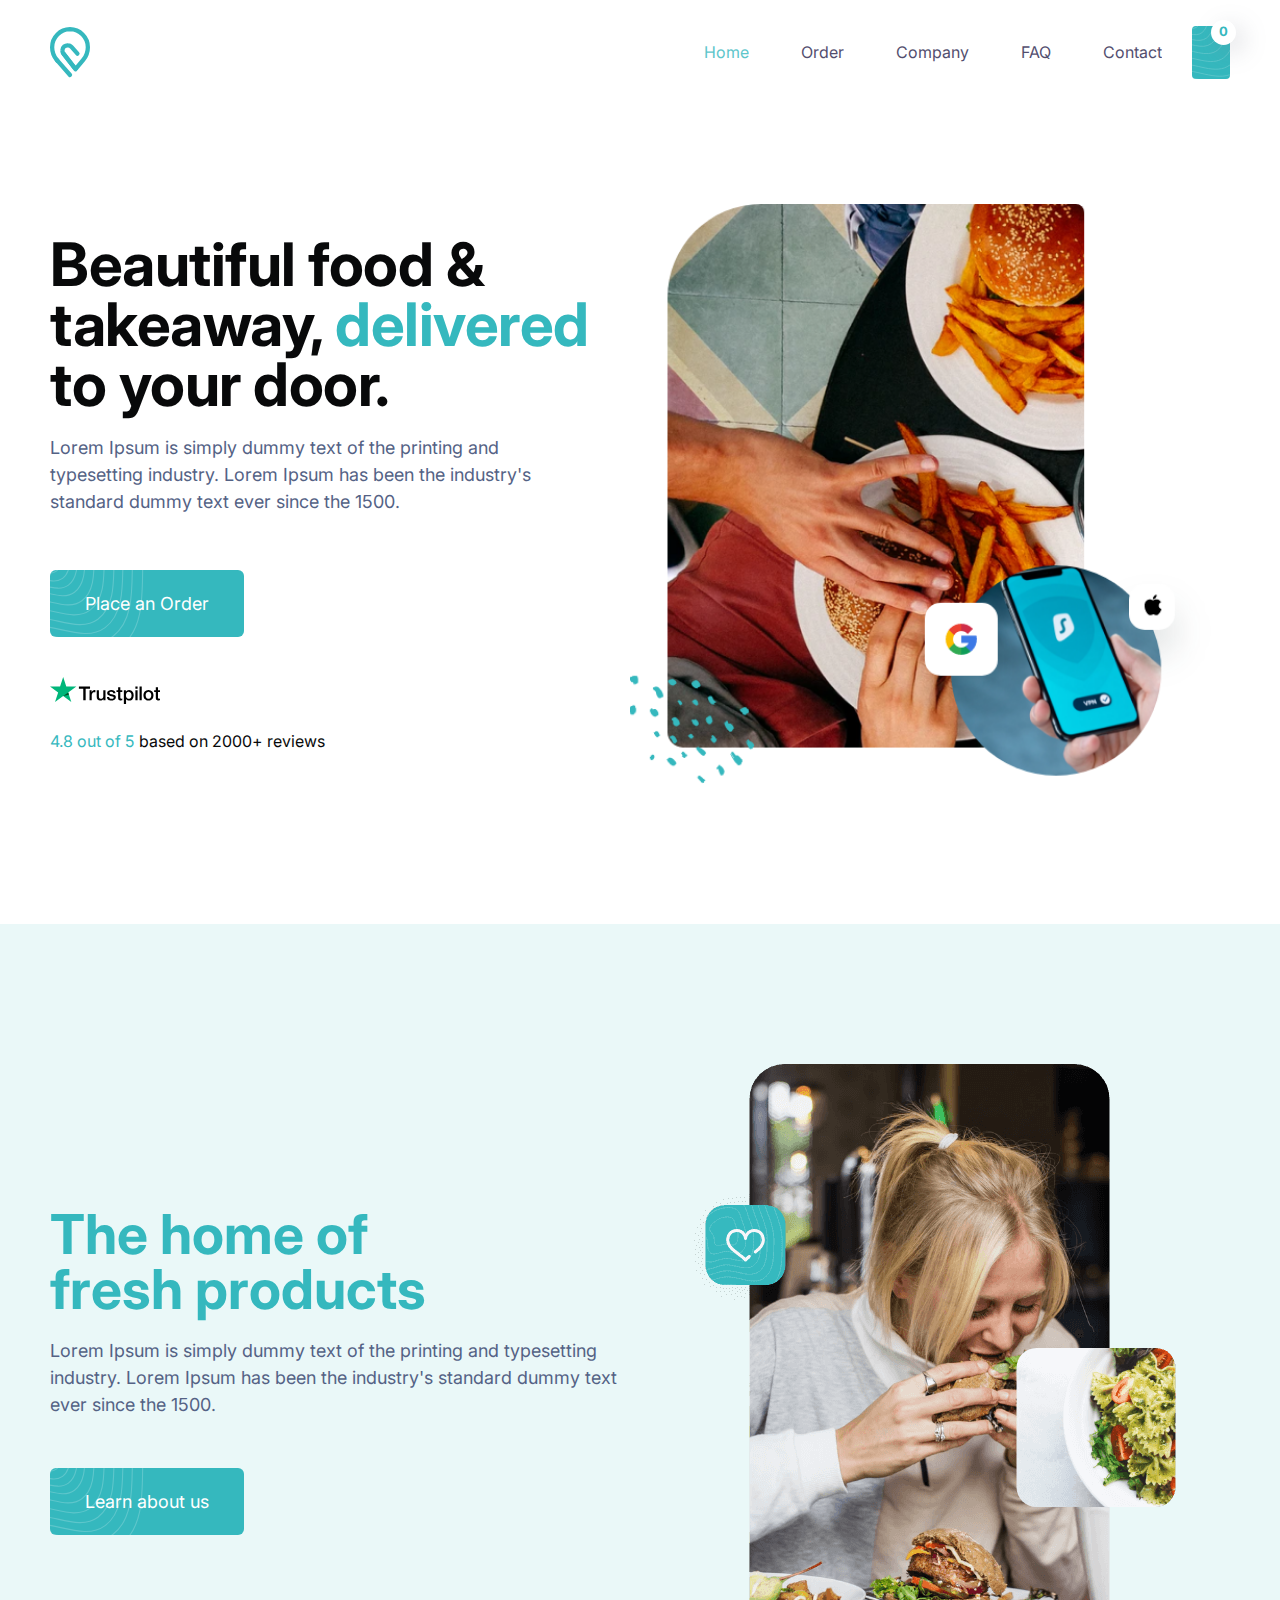
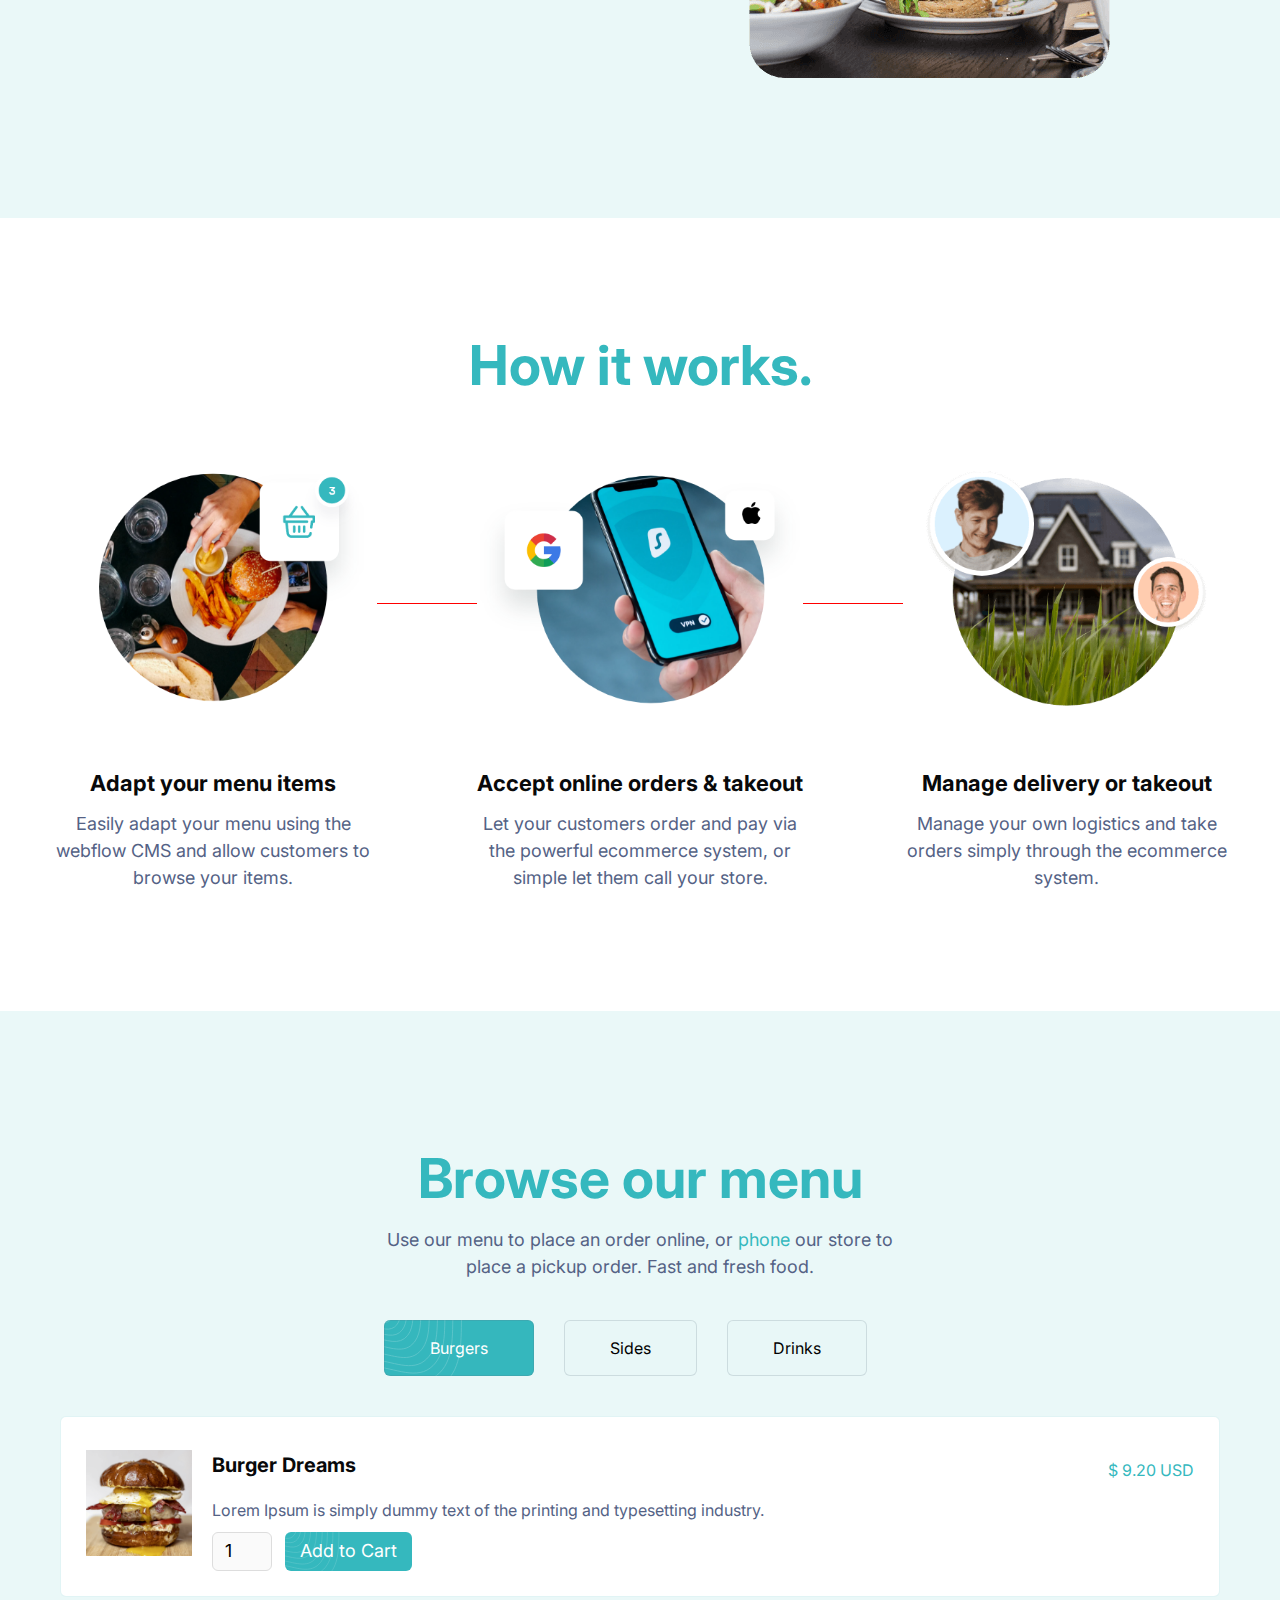
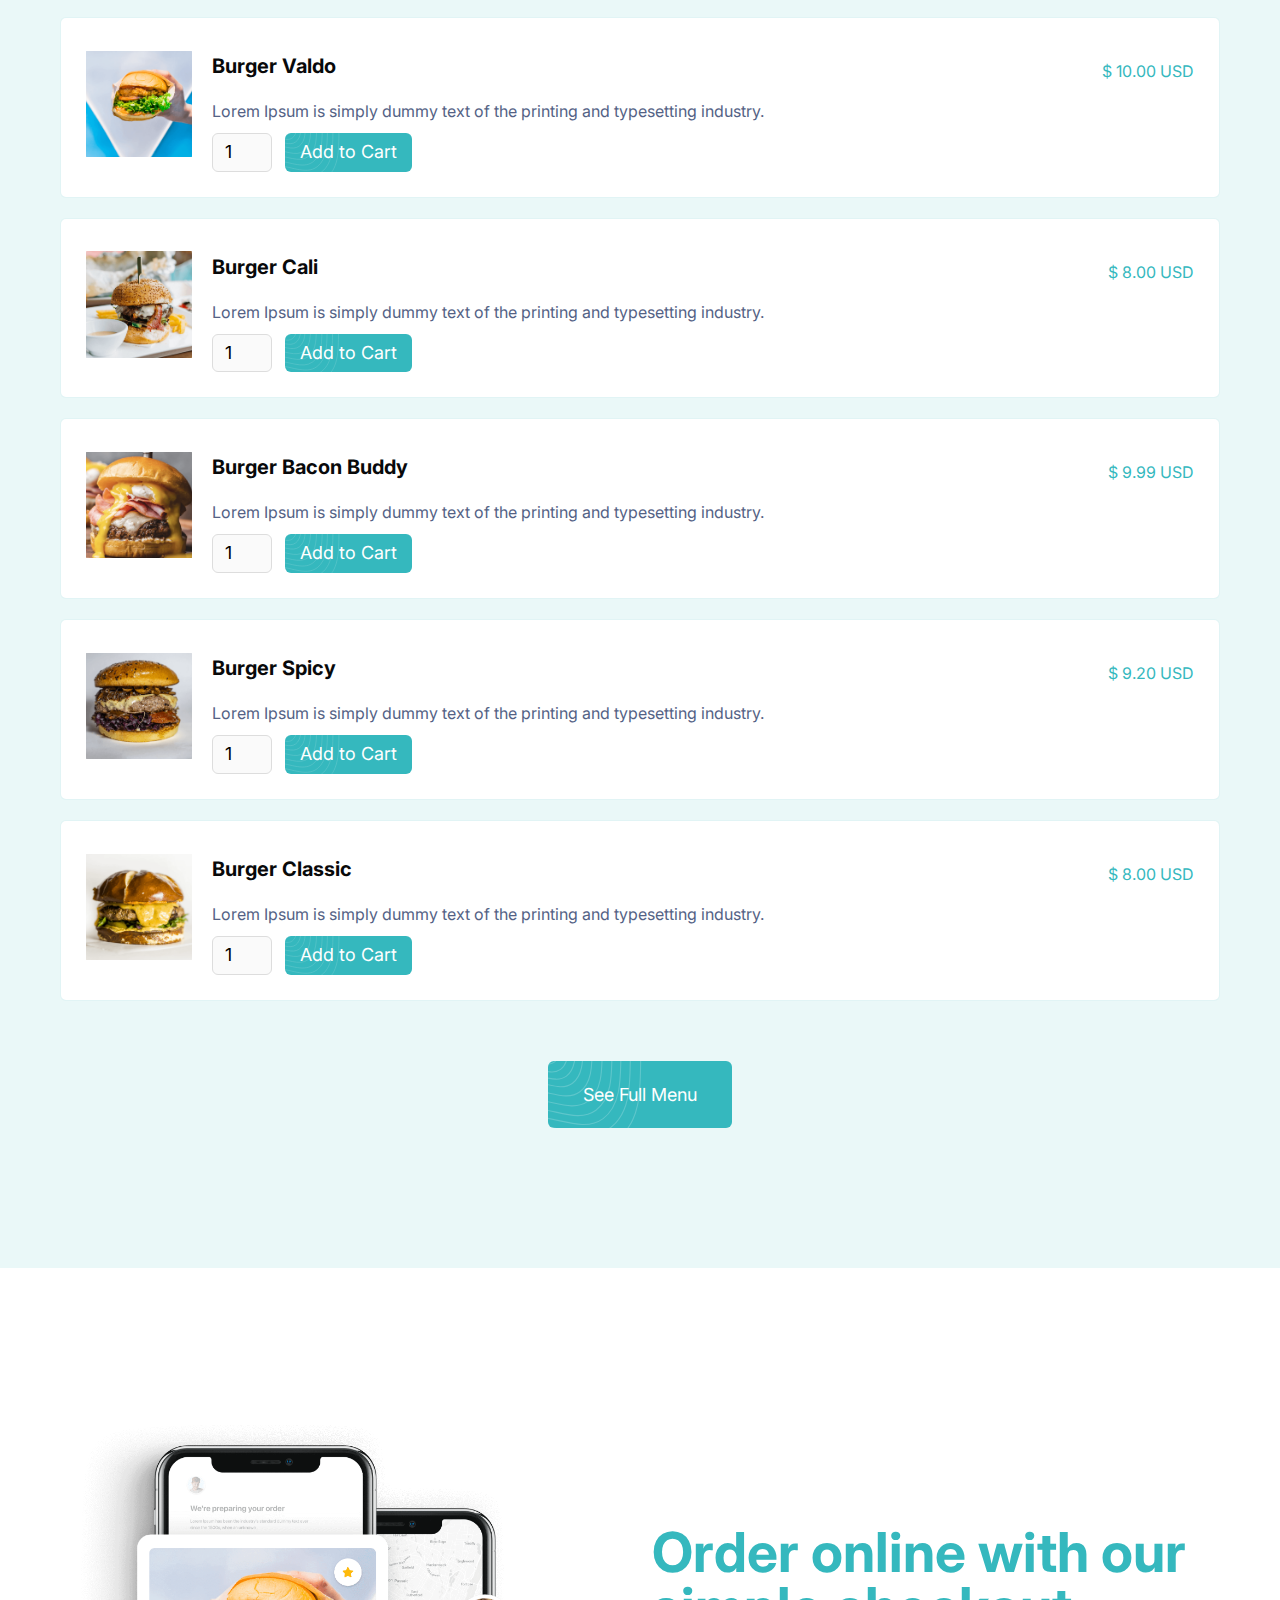
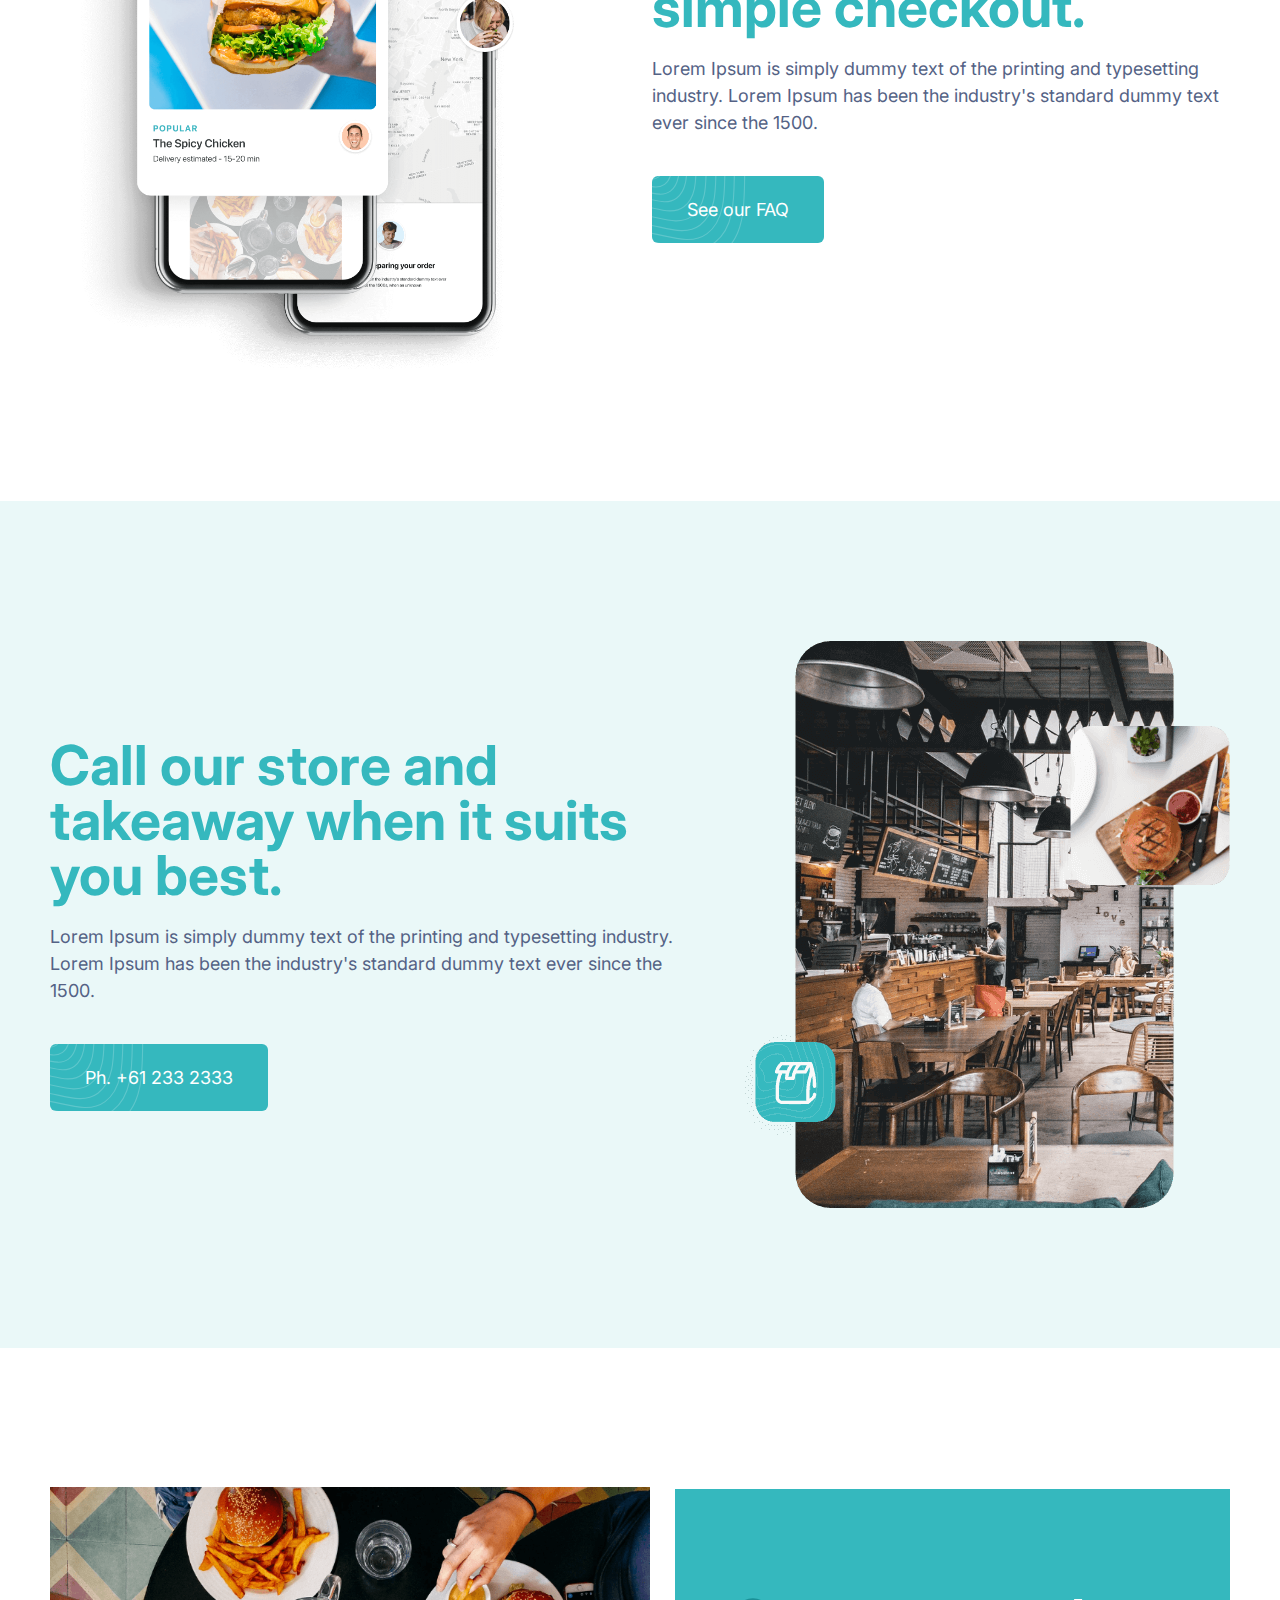
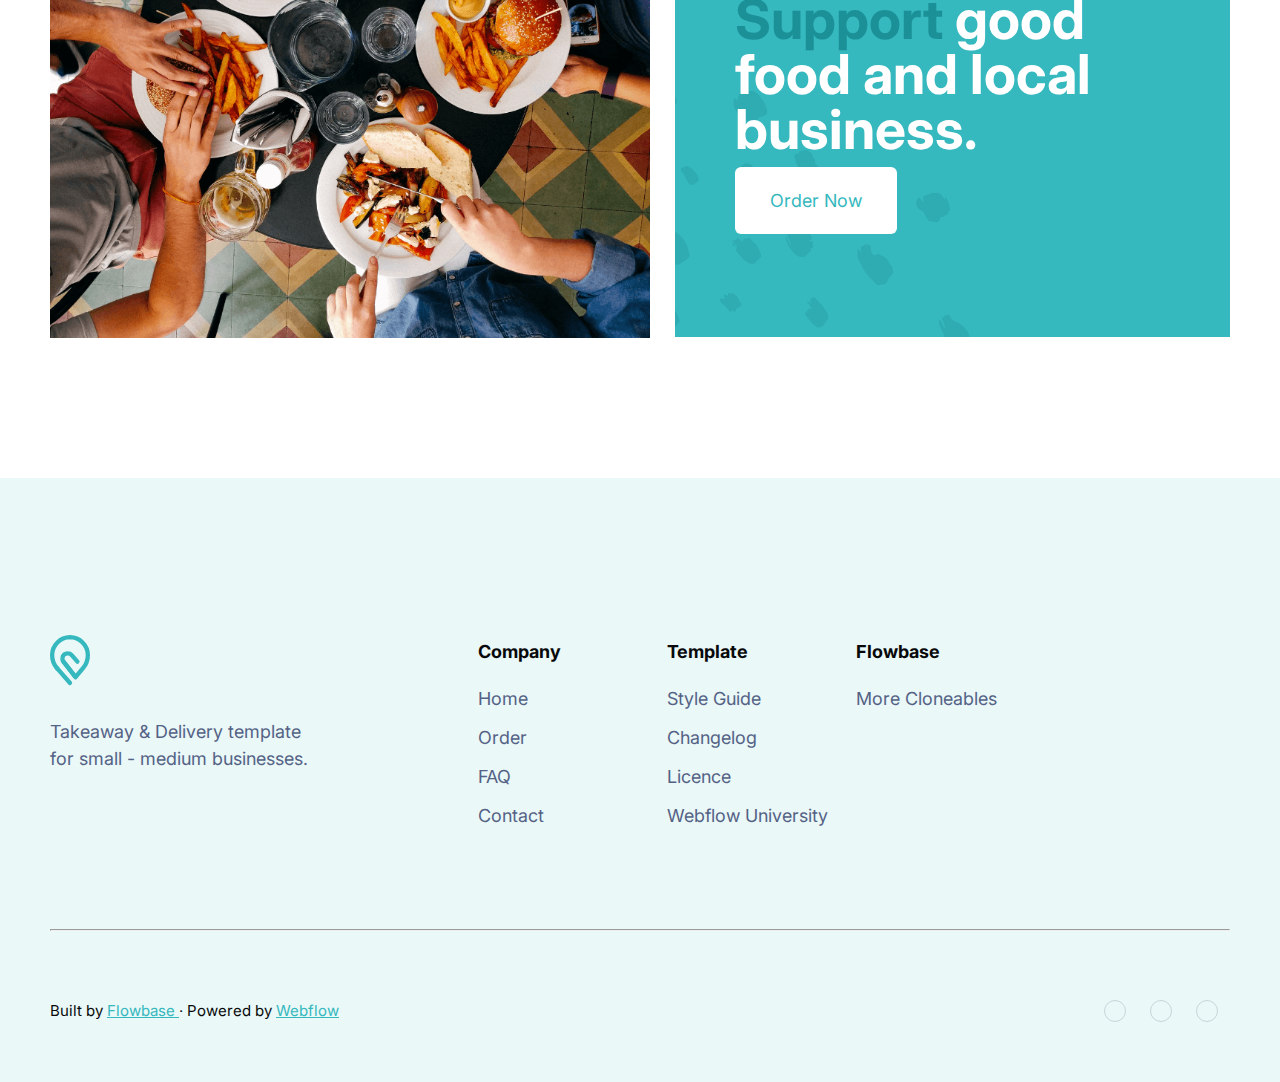
<file: index.html>
<!DOCTYPE html>
<html lang="en">
<head>
  <meta charset="UTF-8">
  <meta http-equiv="X-UA-Compatible" content="IE=edge">
  <meta name="viewport" content="width=device-width, initial-scale=1.0">
  <!-- Google fonts -->
  <link rel="preconnect" href="https://fonts.googleapis.com">
  <link rel="preconnect" href="https://fonts.gstatic.com" crossorigin>
  <link href="https://fonts.googleapis.com/css2?family=Inter:wght@100..900&display=swap" rel="stylesheet">
  <!-- Fonst awesome -->
  <link rel="stylesheet" href="https://cdnjs.cloudflare.com/ajax/libs/font-awesome/6.5.1/css/all.min.css" integrity="sha512-DTOQO9RWCH3ppGqcWaEA1BIZOC6xxalwEsw9c2QQeAIftl+Vegovlnee1c9QX4TctnWMn13TZye+giMm8e2LwA==" crossorigin="anonymous" referrerpolicy="no-referrer" />

  <!-- Style css -->
  <link rel="stylesheet" href="css/normalize.css">
  <link rel="stylesheet" href="css/styles.css">
  <title>Chomp | Fast food</title>

</head>
<body>
  <!-- SITE-HEADER -->
  <header class="site-header">
    <div class="container site-header__container">
      <a href="index.html" class="site-header__logo logo">
        <img class="logo" src="img/site-logo.svg" alt="Site logo" width="40" height="51">
      </a>


      <!-- SITENAV -->
      <nav class="sitenav site-header__sitenav">
        <ul class="sitenav__list">
          <li class="sitenav__item"><a href="index.html" class="sitenav__link sitenav__link-active">Home</a></li>
          <li class="sitenav__item"><a href="order.html" class="sitenav__link">Order</a></li>
          <li class="sitenav__item"><a href="company.html" class="sitenav__link">Company</a></li>
          <li class="sitenav__item"><a href="faq.html" class="sitenav__link">FAQ</a></li>
          <li class="sitenav__item"><a href="#" class="sitenav__link">Contact</a></li>
        </ul>
      </nav>

      <!-- SHOPPING CART -->
      <div class="site-header__cart">
        <button type="button" class="site-header__cart-btn">
          <i class="fa-solid fa-cart-shopping"></i>
        </button>

        <div class="site-header__count">0</div>
      </div>

      <!-- SITENAV MENU -->
      <div class="site-header__toggler">
        <i class="fa-solid fa-bars"></i>
      </div>


    </div>
  </header>

  <!-- MAIN-CONTENT -->

  <main class="main-content">

    <!-- HERO SECTION -->
    <section class="hero">
      <div class="container hero__container">
        <div class="hero__content">
          <h1 class="hero__title">Beautiful food & takeaway, <span class="hero__title-brand">delivered</span> to your door.</h1>
          <p class="hero__text">Lorem Ipsum is simply dummy text of the printing and typesetting industry. Lorem Ipsum has been the industry's standard dummy text ever since the 1500.</p>

          <a href="#" class="button primary-button">Place an Order</a>


          <div class="hero__review">
            <img class="hero__review-img" src="img/hero-content-img.svg" alt="Hero review image" width="110" height="27">
            <div class="hero__review-info">
              <span class="hero__review-rate">4.8 out of 5</span>
              <span class="hero__review-view">based on 2000+ reviews</span>
            </div>
          </div>
        </div>

          <img class="hero__img" src="img/hero-img.png" alt="Hero image png" width="600" height="580">
      </div>
    </section>

    <!-- ABOUT-US -->

    <section class="about-us">
      <div class="about-us__container container">
        <div class="about-us__content">
          <h2 class="about-us__title">The home of <br>
            fresh products</h2>

          <p class="about-us__text">Lorem Ipsum is simply dummy text of the printing and typesetting industry. Lorem Ipsum has been the industry's standard dummy text ever since the 1500.</p>

          <a href="#" class="button primary-button">Learn about us</a>
        </div>
        <img class="about-us__img" src="img/about-img.png" alt="About us image" width="523" height="614">
      </div>
    </section>

    <!-- HOW IT WORKS -->

    <section class="how-it-works">
      <div class="container how-it-works__contrainer">
        <h2 class="how-it-works__title">How it works.</h2>
        <ul class="how-it-works__list">
          <li class="how-ite-works__item">
            <img class="how-it-works-img" src="img/how-it-work-1.png" alt="How it works" width="333" height="267">
            <h3 class="how-it-works__item-title">Adapt your menu items</h3>
            <p class="how-it-works__item-text">Easily adapt your menu using the webflow CMS and allow customers to browse your items.</p>
          </li>
          <li class="how-ite-works__item">
            <img class="how-it-works-img" src="img/how-it-work-2.png" alt="How it works" width="333" height="267">
            <h3 class="how-it-works__item-title">Accept online orders & takeout</h3>
            <p class="how-it-works__item-text">Let your customers order and pay via the powerful ecommerce system, or simple let them call your store.
            </p>
          </li>
          <li class="how-ite-works__item">
            <img class="how-it-works-img" src="img/how-it-work-3.png" alt="How it works" width="333" height="267">
            <h3 class="how-it-works__item-title">Manage delivery or takeout</h3>
            <p class="how-it-works__item-text">Manage your own logistics and take orders simply through the ecommerce system.</p>
          </li>
        </ul>
      </div>
    </section>


    <!-- OUR-MENU -->

    <section class="our-menu">
      <div class="container our-menu__container">
        <div class="our-menu__haeder">
          <h2 class="our-menu__title">Browse our menu</h2>
          <p class="our-menu__text">Use our menu to place an order online, or <a href="#">phone</a> our store to <br>
            place a pickup order. Fast and fresh food.</p>
        </div>

        <div class="our-menu__wrapper">
          <div class="our-menu__content">
            <ul class="our-menu__tabs">
              <li class="our-menu__tabs-item our-menu__tabs-btn--active">
                <button type="button" class="our-menu__tabs-btn" data-tab-target="#burgers">Burgers</button>
              </li>
              <li class="our-menu__tabs-item">
                <button type="button" class="our-menu__tabs-btn" data-tab-target="#sides">Sides</button>
              </li>
              <li class="our-menu__tabs-item">
                <button type="button" class="our-menu__tabs-btn" data-tab-target="#drinks">Drinks</button>
              </li>
            </ul>
          </div>

          <div class="our-menu__list-wrapper our-menu__list-wrapper--active"id="burgers">
            <ul class="our-menu__list">
              <!-- BURGERS-item -->
              <li class="our-menu__item">
                <div class="our-menu__item-wrapper">
                  <a href="#" class="our-menu__link">
                    <img class="our-menu__img" src="img/burger-dreams.png" alt="Burger dreams" width="120" height="120">
                  </a>
                  <div class="our-menu__item-info item-info">
                    <a href="#" class="item-info__head">
                      <h3 class="item-info__title">Burger Dreams</h3>
                      <p class="item-info__price">$ 9.20 USD</p>
                    </a>
                    <p class="item-info__descr">Lorem Ipsum is simply dummy text of the printing and typesetting industry.</p>
                    <div class="item-info__cart">
                      <form action="#" class="item-info__form">
                        <input type="number" class="item-info__input cart__count" name="cart-input" value="1" aria-label="Cart number">
                        <button type="button" class="button item-info__add-btn">Add to Cart</button>
                      </form>
                    </div>
                  </div>
                </div>
              </li>
              <!-- BURGERS-item -->
              <li class="our-menu__item">
                <div class="our-menu__item-wrapper">
                  <a href="#" class="our-menu__link">
                    <img class="our-menu__img" src="img/burger-valdo.png" alt="Burger valdo" width="120" height="120">
                  </a>
                  <div class="our-menu__item-info item-info">
                    <a href="#" class="item-info__head">
                      <h3 class="item-info__title">Burger Valdo</h3>
                      <p class="item-info__price">$ 10.00 USD</p>
                    </a>
                    <p class="item-info__descr">Lorem Ipsum is simply dummy text of the printing and typesetting industry.</p>
                    <div class="item-info__cart">
                      <form action="#" class="item-info__form">
                        <input type="number" class="item-info__input cart__count" name="cart-input" value="1" aria-label="Cart number">
                        <button type="button" class="button item-info__add-btn">Add to Cart</button>
                      </form>
                    </div>
                  </div>
                </div>
              </li>
              <!-- BURGERS-item -->
              <li class="our-menu__item">
                <div class="our-menu__item-wrapper">
                  <a href="#" class="our-menu__link">
                    <img class="our-menu__img" src="img/burger-cali.png" alt="Burger cali" width="120" height="120">
                  </a>
                  <div class="our-menu__item-info item-info">
                    <a href="#" class="item-info__head">
                      <h3 class="item-info__title">Burger Cali</h3>
                      <p class="item-info__price">$ 8.00 USD</p>
                    </a>
                    <p class="item-info__descr">Lorem Ipsum is simply dummy text of the printing and typesetting industry.</p>
                    <div class="item-info__cart">
                      <form action="#" class="item-info__form">
                        <input type="number" class="item-info__input cart__count" name="cart-input" value="1" aria-label="Cart number">
                        <button type="button" class="button item-info__add-btn">Add to Cart</button>
                      </form>
                    </div>
                  </div>
                </div>
              </li>
              <!-- BURGERS-item -->
              <li class="our-menu__item">
                <div class="our-menu__item-wrapper">
                  <a href="#" class="our-menu__link">
                    <img class="our-menu__img" src="img/burger-bacon.png" alt="Burger Bacon" width="120" height="120">
                  </a>
                  <div class="our-menu__item-info item-info">
                    <a href="#" class="item-info__head">
                      <h3 class="item-info__title">Burger Bacon Buddy</h3>
                      <p class="item-info__price">$ 9.99 USD</p>
                    </a>
                    <p class="item-info__descr">Lorem Ipsum is simply dummy text of the printing and typesetting industry.</p>
                    <div class="item-info__cart">
                      <form action="#" class="item-info__form">
                        <input type="number" class="item-info__input cart__count" name="cart-input" value="1" aria-label="Cart number">
                        <button type="button" class="button item-info__add-btn">Add to Cart</button>
                      </form>
                    </div>
                  </div>
                </div>
              </li>
              <!-- BURGERS-item -->
              <li class="our-menu__item">
                <div class="our-menu__item-wrapper">
                  <a href="#" class="our-menu__link">
                    <img class="our-menu__img" src="img/burger-spicy.png" alt="Burger Spicy" width="120" height="120">
                  </a>
                  <div class="our-menu__item-info item-info">
                    <a href="#" class="item-info__head">
                      <h3 class="item-info__title">Burger Spicy</h3>
                      <p class="item-info__price">$ 9.20 USD</p>
                    </a>
                    <p class="item-info__descr">Lorem Ipsum is simply dummy text of the printing and typesetting industry.</p>
                    <div class="item-info__cart">
                      <form action="#" class="item-info__form">
                        <input type="number" class="item-info__input cart__count" name="cart-input" value="1" aria-label="Cart number">
                        <button type="button" class="button item-info__add-btn">Add to Cart</button>
                      </form>
                    </div>
                  </div>
                </div>
              </li>
              <!-- BURGERS-item -->
              <li class="our-menu__item">
                <div class="our-menu__item-wrapper">
                  <a href="#" class="our-menu__link">
                    <img class="our-menu__img" src="img/burger-classic.png" alt="Burger classic" width="120" height="120">
                  </a>
                  <div class="our-menu__item-info item-info">
                    <a href="#" class="item-info__head">
                      <h3 class="item-info__title">Burger Classic</h3>
                      <p class="item-info__price">$ 8.00 USD</p>
                    </a>
                    <p class="item-info__descr">Lorem Ipsum is simply dummy text of the printing and typesetting industry.</p>
                    <div class="item-info__cart">
                      <form action="#" class="item-info__form">
                        <input type="number" class="item-info__input cart__count" name="cart-input" value="1" aria-label="Cart number">
                        <button type="button" class="button item-info__add-btn">Add to Cart</button>
                      </form>
                    </div>
                  </div>
                </div>
              </li>
            </ul>
          </div>

          <div class="our-menu__list-wrapper" id="sides">
            <!-- SIDES -->
            <ul class="our-menu__list">
              <!-- SIDES -->
              <li class="our-menu__item">
                <div class="our-menu__item-wrapper">
                  <a href="#" class="our-menu__link">
                    <img class="our-menu__img" src="img/ceaser-salad.png" alt="Salad Ceaser" width="120" height="120">
                  </a>
                  <div class="our-menu__item-info item-info">
                    <a href="#" class="item-info__head">
                      <h3 class="item-info__title">Salad Ceaser</h3>
                      <p class="item-info__price">$ 6.00 USD</p>
                    </a>
                    <p class="item-info__descr">Lorem Ipsum is simply dummy text of the printing and typesetting industry.</p>
                    <div class="item-info__cart">
                      <form action="#" class="item-info__form">
                        <input type="number" class="item-info__input cart__count" name="cart-input" value="1" aria-label="Cart number">
                        <button type="button" class="button item-info__add-btn">Add to Cart</button>
                      </form>
                    </div>
                  </div>
                </div>
              </li>
              <!-- SIDES-->
              <li class="our-menu__item">
                <div class="our-menu__item-wrapper">
                  <a href="#" class="our-menu__link">
                    <img class="our-menu__img" src="img/beans.png" alt="Beans slow Cooked" width="120" height="120">
                  </a>
                  <div class="our-menu__item-info item-info">
                    <a href="#" class="item-info__head">
                      <h3 class="item-info__title">Beans Slow Cooked</h3>
                      <p class="item-info__price">$ 4.00 USD</p>
                    </a>
                    <p class="item-info__descr">Lorem Ipsum is simply dummy text of the printing and typesetting industry.</p>
                    <div class="item-info__cart">
                      <form action="#" class="item-info__form">
                        <input type="number" class="item-info__input cart__count" name="cart-input" value="1" aria-label="Cart number">
                        <button type="button" class="button item-info__add-btn">Add to Cart</button>
                      </form>
                    </div>
                  </div>
                </div>
              </li>
              <!-- SIDES -->
              <li class="our-menu__item">
                <div class="our-menu__item-wrapper">
                  <a href="#" class="our-menu__link">
                    <img class="our-menu__img" src="img/fries-cheese.png" alt="fries-cheese" width="120" height="120">
                  </a>
                  <div class="our-menu__item-info item-info">
                    <a href="#" class="item-info__head">
                      <h3 class="item-info__title">Fries Cheese</h3>
                      <p class="item-info__price">$ 5.00 USD</p>
                    </a>
                    <p class="item-info__descr">Lorem Ipsum is simply dummy text of the printing and typesetting industry.</p>
                    <div class="item-info__cart">
                      <form action="#" class="item-info__form">
                        <input type="number" class="item-info__input cart__count" name="cart-input" value="1" aria-label="Cart number">
                        <button type="button" class="button item-info__add-btn">Add to Cart</button>
                      </form>
                    </div>
                  </div>
                </div>
              </li>
              <!-- SIDES -->
              <li class="our-menu__item">
                <div class="our-menu__item-wrapper">
                  <a href="#" class="our-menu__link">
                    <img class="our-menu__img" src="img/fries-rustic.png" alt="Fries rustic" width="120" height="120">
                  </a>
                  <div class="our-menu__item-info item-info">
                    <a href="#" class="item-info__head">
                      <h3 class="item-info__title">Fries Rustic</h3>
                      <p class="item-info__price">$ 4.00 USD</p>
                    </a>
                    <p class="item-info__descr">Lorem Ipsum is simply dummy text of the printing and typesetting industry.</p>
                    <div class="item-info__cart">
                      <form action="#" class="item-info__form">
                        <input type="number" class="item-info__input cart__count" name="cart-input" value="1" aria-label="Cart number">
                        <button type="button" class="button item-info__add-btn">Add to Cart</button>
                      </form>
                    </div>
                  </div>
                </div>
              </li>
            </ul>
          </div>

          <div class="our-menu__list-wrapper" id="drinks">
            <!-- DRINKS -->
            <ul class="our-menu__list">
              <!-- DRINKS-ITEM -->
              <li class="our-menu__item">
                <div class="our-menu__item-wrapper">
                  <a href="#" class="our-menu__link">
                    <img class="our-menu__img" src="img/fig&lime.png" alt="Fig & lime" width="120" height="120">
                  </a>
                  <div class="our-menu__item-info item-info">
                    <a href="#" class="item-info__head">
                      <h3 class="item-info__title">Drink fig & lime</h3>
                      <p class="item-info__price">$ 4.00 USD</p>
                    </a>
                    <p class="item-info__descr">Lorem Ipsum is simply dummy text of the printing and typesetting industry.</p>
                    <div class="item-info__cart">
                      <form action="#" class="item-info__form">
                        <input type="number" class="item-info__input cart__count" name="cart-input" value="1" aria-label="Cart number">
                        <button type="button" class="button item-info__add-btn">Add to Cart</button>
                      </form>
                    </div>
                  </div>
                </div>
              </li>
              <!-- DRINKS-ITEM -->
              <li class="our-menu__item">
                <div class="our-menu__item-wrapper">
                  <a href="#" class="our-menu__link">
                    <img class="our-menu__img" src="img/dringk-liquor.png" alt="Drink liquor" width="120" height="120">
                  </a>
                  <div class="our-menu__item-info item-info">
                    <a href="#" class="item-info__head">
                      <h3 class="item-info__title">Drink Liquor</h3>
                      <p class="item-info__price">$ 7.00 USD</p>
                    </a>
                    <p class="item-info__descr">Lorem Ipsum is simply dummy text of the printing and typesetting industry.</p>
                    <div class="item-info__cart">
                      <form action="#" class="item-info__form">
                        <input type="number" class="item-info__input cart__count" name="cart-input" value="1" aria-label="Cart number">
                        <button type="button" class="button item-info__add-btn">Add to Cart</button>
                      </form>
                    </div>
                  </div>
                </div>
              </li>
            <!-- DRINKS-ITEM -->
              <li class="our-menu__item">
                <div class="our-menu__item-wrapper">
                  <a href="#" class="our-menu__link">
                    <img class="our-menu__img" src="img/drink-lime.png" alt="Drink lime" width="120" height="120">
                  </a>
                  <div class="our-menu__item-info item-info">
                    <a href="#" class="item-info__head">
                      <h3 class="item-info__title">Drink Lime</h3>
                      <p class="item-info__price">$ 4.00 USD</p>
                    </a>
                    <p class="item-info__descr">Lorem Ipsum is simply dummy text of the printing and typesetting industry.</p>
                    <div class="item-info__cart">
                      <form action="#" class="item-info__form">
                        <input type="number" class="item-info__input cart__count" name="cart-input" value="1" aria-label="Cart number">
                        <button type="button" class="button item-info__add-btn">Add to Cart</button>
                      </form>
                    </div>
                  </div>
                </div>
              </li>
              <!-- DRINKS-ITEM -->
              <li class="our-menu__item">
                <div class="our-menu__item-wrapper">
                  <a href="#" class="our-menu__link">
                    <img class="our-menu__img" src="img/drink-cola.png" alt="Drink Cola" width="120" height="120">
                  </a>
                  <div class="our-menu__item-info item-info">
                    <a href="#" class="item-info__head">
                      <h3 class="item-info__title">Drink Cola</h3>
                      <p class="item-info__price">$ 3.00 USD</p>
                    </a>
                    <p class="item-info__descr">Lorem Ipsum is simply dummy text of the printing and typesetting industry.</p>
                    <div class="item-info__cart">
                      <form action="#" class="item-info__form">
                        <input type="number" class="item-info__input cart__count" name="cart-input" value="1" aria-label="Cart number">
                        <button type="button" class="button item-info__add-btn">Add to Cart</button>
                      </form>
                    </div>
                  </div>
                </div>
              </li>
            </ul>
          </div>

          <div class="our-menu__full">
            <a href="order.html" class="button primary-button our-menu__full-btn">See Full Menu</a>
          </div>
        </div>

      </div>
    </section>


    <!-- CHECKOUT SECTION -->

    <section class="checkout">
      <div class="container checkout__container">
        <div class="checkout__img-wrapper">
          <img class="checkout__img" src="img/checkout-img.png" alt="Checkout image" width="578" height="586">
        </div>

        <div class="checkout__content">
          <h2 class="checkout__content-title">Order online with our simple checkout.</h2>
          <p class="checkout__content-text">Lorem Ipsum is simply dummy text of the printing and typesetting industry. Lorem Ipsum has been the industry's standard dummy text ever since the 1500.</p>

          <a href="#" class="button primary-button">See our FAQ</a>
        </div>
      </div>
    </section>

    <!-- TAKEAWAY -->
    <section class="takeaway">
      <div class="container takeaway__container">
        <div class="takeaway__content">
          <h2 class="takeaway__title">Call our store and takeaway when it suits you best.</h2>
          <p class="takeaway__text">Lorem Ipsum is simply dummy text of the printing and typesetting industry. Lorem Ipsum has been the industry's standard dummy text ever since the 1500.</p>
          <a href="#" class="button primary-button">Ph. +61 233 2333</a>
        </div>

        <img class="takeaway__img" src="img/takeaway-img.png" alt="Takeaway image" width="527" height="567">
      </div>
    </section>

    <!-- SUPPORT -->
    <section class="support">
      <div class="container support__container">
        <img class="support__img" src="img/cta-img-1.png" alt="Cta image" width="703" height="640">
        <div class="support__content">
          <h2 class="support__title"><span class="dark-span">Support</span> good food
            and local business.</h2>

          <a href="#" class="button support__btn">Order Now</a>
        </div>

      </div>
    </section>
  </main>


  <!-- FOOTER-SECTION -->
  <footer class="site-footer">
    <div class="container site-footer__container">
      <div class="site-footer__inner">
        <div class="site-footer__logo">
          <a href="index.html" class="site-footer__logo-link logo">
            <img class="logo__img" src="img/site-logo.svg" alt="Site footer logo" width="40" height="51">
          </a>
          <p class="site-footer__logo-text">
            Takeaway & Delivery template <br>
              for small - medium businesses.
          </p>
        </div>
        <div class="site-footer__links">
          <ul class="site-footer__list">
            <li class="site-footer__item">
              <h2 class="site-footer__item-name">Company</h2>
            </li>
            <li class="site-footer__item">
              <a href="#" class="site-footer__link">Home</a>
            </li>
            <li class="site-footer__item">
              <a href="#" class="site-footer__link">Order</a>
            </li>
            <li class="site-footer__item">
              <a href="#" class="site-footer__link">FAQ</a>
            </li>
            <li class="site-footer__item">
              <a href="#" class="site-footer__link">Contact</a>
            </li>
          </ul>
          <ul class="site-footer__list">
            <li class="site-footer__item">
              <h2 class="site-footer__item-name">Template</h2>
            </li>
            <li class="site-footer__item">
              <a href="#" class="site-footer__link">Style Guide</a>
            </li>
            <li class="site-footer__item">
              <a href="#" class="site-footer__link">Changelog</a>
            </li>
            <li class="site-footer__item">
              <a href="#" class="site-footer__link">Licence</a>
            </li>
            <li class="site-footer__item">
              <a href="#" class="site-footer__link">Webflow University</a>
            </li>
          </ul>
          <ul class="site-footer__list">
            <li class="site-footer__item">
              <h2 class="site-footer__item-name">Flowbase</h2>
            </li>
            <li class="site-footer__item">
              <a href="#" class="site-footer__link">More Cloneables</a>
            </li>
          </ul>
        </div>
      </div>

      <hr class="site-footer__line">

      <div class="site-footer__socials socials">
        <div class="socials__built-by">
          <p class="socials__built-by-text">Built by <a href="#">Flowbase </a> · Powered by <a href="#">Webflow</a></p>
        </div>

        <div class="socials__items">
          <a href="#" class="socials__item-link"><i class="fa-brands fa-instagram"></i></a>
          <a href="#" class="socials__item-link"><i class="fa-brands fa-twitter"></i></a>
          <a href="#" class="socials__item-link"><i class="fa-brands fa-youtube"></i></a>
        </div>

      </div>



    </div>
  </footer>




  <!-- MODAL -->
  <div class="cart__modal hidden">
    <div class="cart-modal__header">
      <h2 class="cart-modal__title">Your Order</h2>
      <button type="button" class="cart-modal__close">X</button>
    </div>

    <div class="cart-modal__body">
      <div class="cart-modal__info cart--active">
        <p class="cart-modal__text">We couldn't find any items in your cart.</p>
        <a href="#" class="cart-modal__link">Start an Order</a>
        <img class="cart-modal__img" src="img/cart-btn-img.svg" alt="Cart modal btn imagw" width="86" height="53">
      </div>

      <div class="cart-modal__list-wrapper">
        <div class="cart-modal__list cart">
          <!-- <div class="cart__item">
            <img class="cart__item-img" src="img/burger-dreams.png" alt="Burger Dreams" width="60" height="60">
              <div class="cart__item-info">
                <h3 class="cart__item-title">Burger Dreams</h3>
                <p class="cart__item-price">$ 9.20 USD</p>
                <button type="button" class="cart__item-remove">Remove</button>
              </div>
              <form action="#" class="cart__form">
                <input type="number" class="cart__input" value="1" aria-label="Input">
              </form>
          </div>

          <div class="cart__item">
            <img class="cart__item-img" src="img/burger-dreams.png" alt="Burger Dreams" width="60" height="60">
              <div class="cart__item-info">
                <h3 class="cart__item-title">Burger Dreams</h3>
                <p class="cart__item-price">$ 9.20 USD</p>
                <button type="button" class="cart__item-remove">Remove</button>
              </div>
              <form action="#" class="cart__form">
                <input type="number" class="cart__input" value="1" aria-label="Input">
              </form>
          </div> -->
        </div>

        <footer class="cart__modal-footer">
          <div class="cart-modal__total price">
            <div class="price__subtotal">
              <h3 class="price__subtotal-title">Subtotal</h3>
              <p class="price__subtotal-num">$ 0 USD</p>
            </div>
            <button type="button" class="price__subtotal-btn">Continue to Checkout</button>
          </div>
        </footer>
      </div>
    </div>
  </div>

  <div class="overlay hidden"></div>


  <script src="js/main.js"></script>
</body>
</html>
</file>
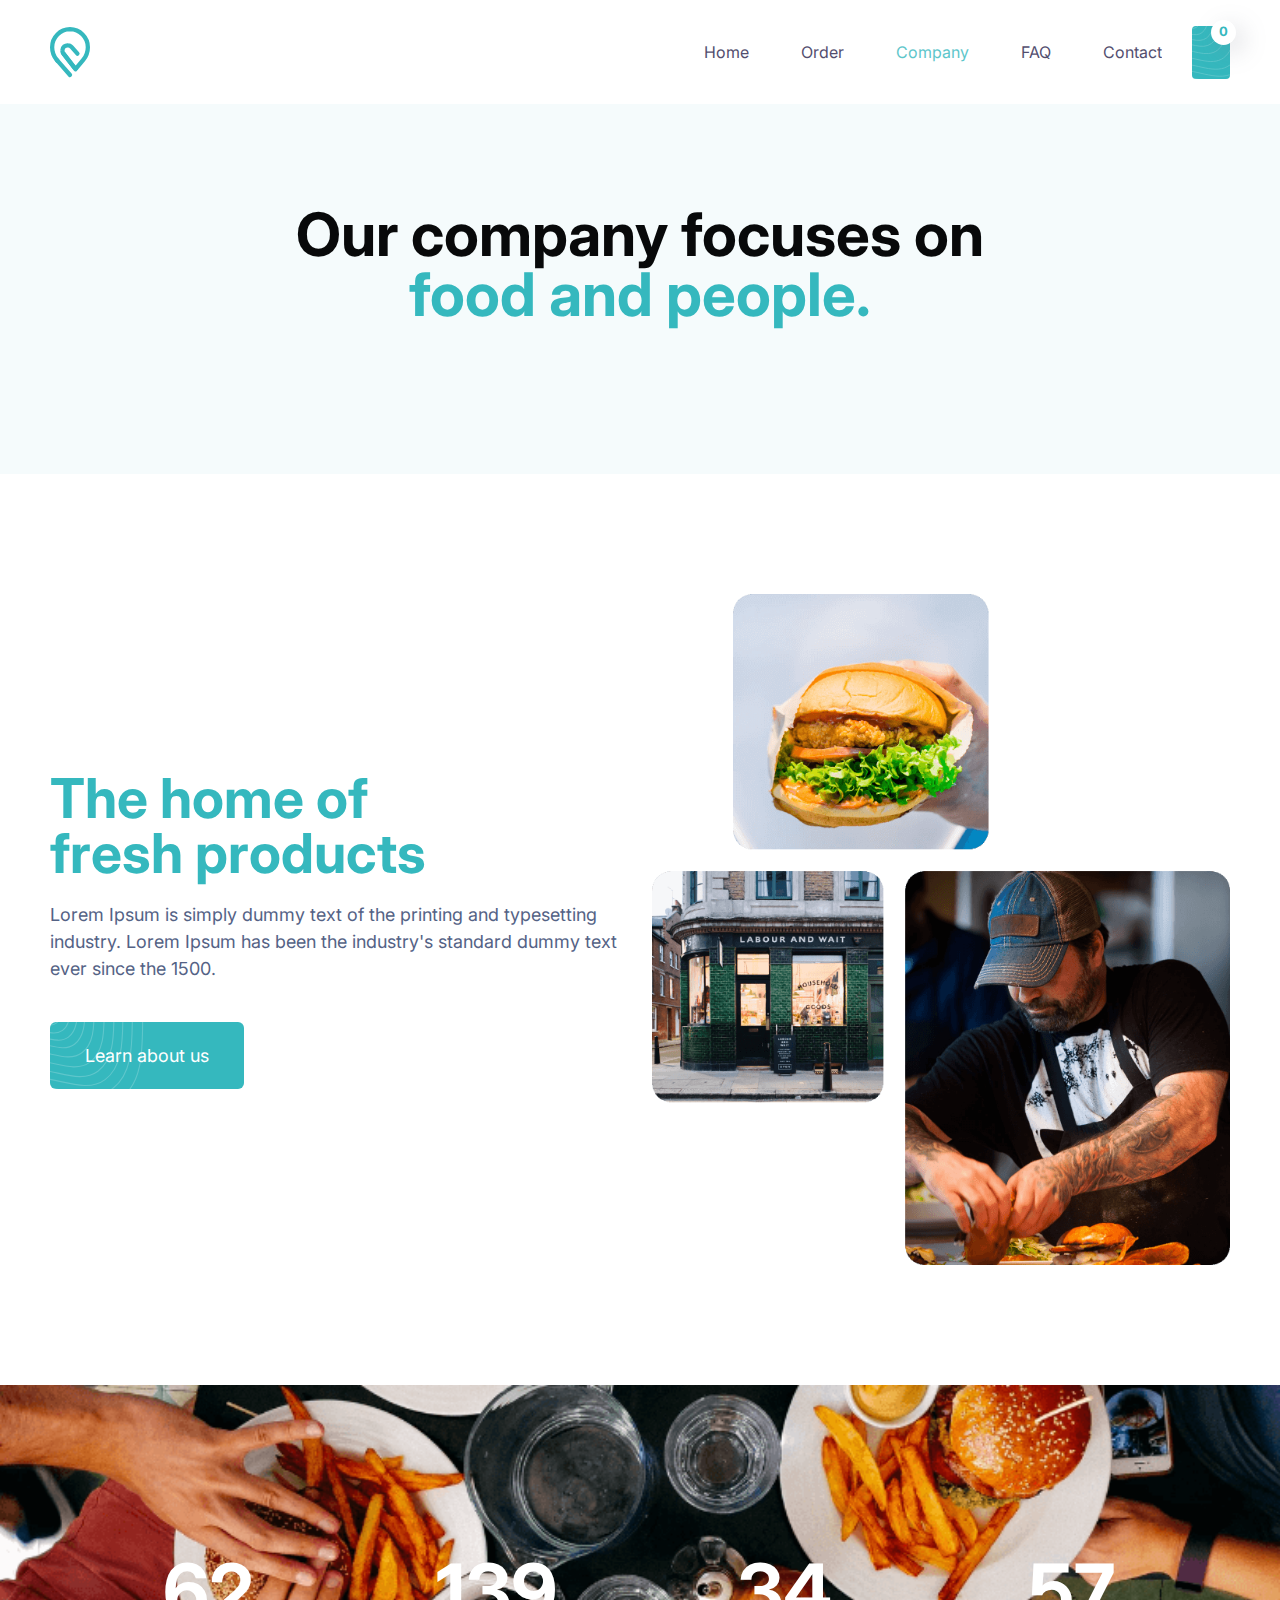
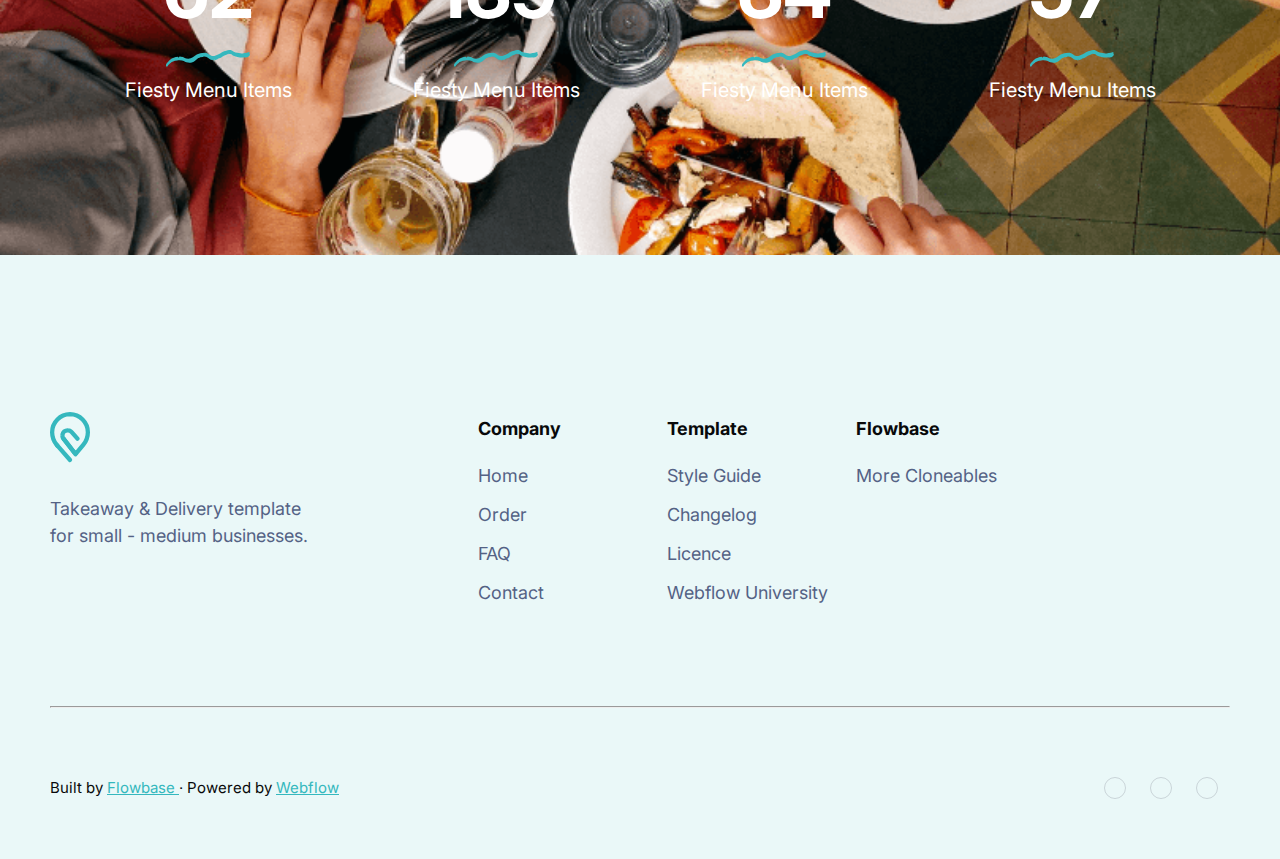
<file: company.html>
<!DOCTYPE html>
<html lang="en">
<head>
  <meta charset="UTF-8">
  <meta http-equiv="X-UA-Compatible" content="IE=edge">
  <meta name="viewport" content="width=device-width, initial-scale=1.0">
  <!-- Google fonts -->
  <link rel="preconnect" href="https://fonts.googleapis.com">
  <link rel="preconnect" href="https://fonts.gstatic.com" crossorigin>
  <link href="https://fonts.googleapis.com/css2?family=Inter:wght@100..900&display=swap" rel="stylesheet">
  <!-- Fonst awesome -->
  <link rel="stylesheet" href="https://cdnjs.cloudflare.com/ajax/libs/font-awesome/6.5.1/css/all.min.css" integrity="sha512-DTOQO9RWCH3ppGqcWaEA1BIZOC6xxalwEsw9c2QQeAIftl+Vegovlnee1c9QX4TctnWMn13TZye+giMm8e2LwA==" crossorigin="anonymous" referrerpolicy="no-referrer" />

  <!-- Style css -->
  <link rel="stylesheet" href="css/normalize.css">
  <link rel="stylesheet" href="css/styles.css">
  <title>Chomp | Fast food</title>

</head>
<body>
  <!-- SITE-HEADER -->
  <header class="site-header">
    <div class="container site-header__container">
      <a href="index.html" class="site-header__logo logo">
        <img class="logo" src="img/site-logo.svg" alt="Site logo" width="40" height="51">
      </a>


      <!-- SITENAV -->
      <nav class="sitenav site-header__sitenav">
        <ul class="sitenav__list">
          <li class="sitenav__item"><a href="index.html" class="sitenav__link">Home</a></li>
          <li class="sitenav__item"><a href="order.html" class="sitenav__link">Order</a></li>
          <li class="sitenav__item"><a href="company.html" class="sitenav__link sitenav__link-active">Company</a></li>
          <li class="sitenav__item"><a href="faq.html" class="sitenav__link">FAQ</a></li>
          <li class="sitenav__item"><a href="#" class="sitenav__link">Contact</a></li>
        </ul>
      </nav>

      <!-- SHOPPING CART -->
      <div class="site-header__cart">
        <button type="button" class="site-header__cart-btn">
          <i class="fa-solid fa-cart-shopping"></i>
        </button>

        <div class="site-header__count">0</div>
      </div>

      <!-- SITENAV MENU -->
      <div class="site-header__toggler">
        <i class="fa-solid fa-bars"></i>
      </div>


    </div>
  </header>

  <!-- MAIN-CONTENT -->

  <main class="main-content">

    <!-- HERO-SECTION -->
    <section class="hero-company">
      <div class="container hero-company__container">
        <div class="hero-company__content">
          <h1 class="hero-company__title">
            Our company focuses on <span class="hero-company__title-bold">food and people.</span>
          </h1>
        </div>
      </div>
      </div>
    </section>

    <!-- FRESH-PRODUCTS -->
    <section class="fresh-item">
      <div class="container fresh-item__container">
        <div class="fresh-item__content">
          <h2 class="fresh-item__title">The home of <br>
            fresh products</h2>
          <p class="fresh-item__text">Lorem Ipsum is simply dummy text of the printing and typesetting industry. Lorem Ipsum has been the industry's standard dummy text ever since the 1500.</p>
          <a href="#" class="button primary-button">Learn about us</a>
        </div>

        <img class="fresh-item__img" src="img/team.png" alt="Fresh item imgae" width="578" height="671">
      </div>
    </section>

    <!-- STATISTIC-SECTION -->
    <section class="statistic">
      <div class="container statistic__container">
        <ul class="statistic__list">
          <li class="statistic__item">
            <h2 class="statisric__title">62</h2>
            <img class="statistic__img" src="img/statistic-bg.svg" alt="Statistic image" width="84" height="18">
            <p class="statistic__name">Fiesty Menu Items</p>
          </li>

          <li class="statistic__item">
            <h2 class="statisric__title">139</h2>
            <img class="statistic__img" src="img/statistic-bg.svg" alt="Statistic image" width="84" height="18">
            <p class="statistic__name">Fiesty Menu Items</p>
          </li>

          <li class="statistic__item">
            <h2 class="statisric__title">34</h2>
            <img class="statistic__img" src="img/statistic-bg.svg" alt="Statistic image" width="84" height="18">
            <p class="statistic__name">Fiesty Menu Items</p>
          </li>

          <li class="statistic__item">
            <h2 class="statisric__title">57</h2>
            <img class="statistic__img" src="img/statistic-bg.svg" alt="Statistic image" width="84" height="18">
            <p class="statistic__name">Fiesty Menu Items</p>
          </li>
        </ul>
      </div>
    </section>






  </main>


  <!-- FOOTER-SECTION -->
  <footer class="site-footer">
    <div class="container site-footer__container">
      <div class="site-footer__inner">
        <div class="site-footer__logo">
          <a href="index.html" class="site-footer__logo-link logo">
            <img class="logo__img" src="img/site-logo.svg" alt="Site footer logo" width="40" height="51">
          </a>
          <p class="site-footer__logo-text">
            Takeaway & Delivery template <br>
              for small - medium businesses.
          </p>
        </div>
        <div class="site-footer__links">
          <ul class="site-footer__list">
            <li class="site-footer__item">
              <h2 class="site-footer__item-name">Company</h2>
            </li>
            <li class="site-footer__item">
              <a href="#" class="site-footer__link">Home</a>
            </li>
            <li class="site-footer__item">
              <a href="#" class="site-footer__link">Order</a>
            </li>
            <li class="site-footer__item">
              <a href="#" class="site-footer__link">FAQ</a>
            </li>
            <li class="site-footer__item">
              <a href="#" class="site-footer__link">Contact</a>
            </li>
          </ul>
          <ul class="site-footer__list">
            <li class="site-footer__item">
              <h2 class="site-footer__item-name">Template</h2>
            </li>
            <li class="site-footer__item">
              <a href="#" class="site-footer__link">Style Guide</a>
            </li>
            <li class="site-footer__item">
              <a href="#" class="site-footer__link">Changelog</a>
            </li>
            <li class="site-footer__item">
              <a href="#" class="site-footer__link">Licence</a>
            </li>
            <li class="site-footer__item">
              <a href="#" class="site-footer__link">Webflow University</a>
            </li>
          </ul>
          <ul class="site-footer__list">
            <li class="site-footer__item">
              <h2 class="site-footer__item-name">Flowbase</h2>
            </li>
            <li class="site-footer__item">
              <a href="#" class="site-footer__link">More Cloneables</a>
            </li>
          </ul>
        </div>
      </div>

      <hr class="site-footer__line">

      <div class="site-footer__socials socials">
        <div class="socials__built-by">
          <p class="socials__built-by-text">Built by <a href="#">Flowbase </a> · Powered by <a href="#">Webflow</a></p>
        </div>

        <div class="socials__items">
          <a href="#" class="socials__item-link"><i class="fa-brands fa-instagram"></i></a>
          <a href="#" class="socials__item-link"><i class="fa-brands fa-twitter"></i></a>
          <a href="#" class="socials__item-link"><i class="fa-brands fa-youtube"></i></a>
        </div>

      </div>



    </div>
  </footer>




  <!-- MODAL -->
  <div class="cart__modal hidden">
    <div class="cart-modal__header">
      <h2 class="cart-modal__title">Your Order</h2>
      <button type="button" class="cart-modal__close">X</button>
    </div>

    <div class="cart-modal__body">
      <div class="cart-modal__info cart--active">
        <p class="cart-modal__text">We couldn't find any items in your cart.</p>
        <a href="#" class="cart-modal__link">Start an Order</a>
        <img class="cart-modal__img" src="img/cart-btn-img.svg" alt="Cart modal btn imagw" width="86" height="53">
      </div>

      <div class="cart-modal__list-wrapper">
        <div class="cart-modal__list cart">
          <!-- <div class="cart__item">
            <img class="cart__item-img" src="img/burger-dreams.png" alt="Burger Dreams" width="60" height="60">
              <div class="cart__item-info">
                <h3 class="cart__item-title">Burger Dreams</h3>
                <p class="cart__item-price">$ 9.20 USD</p>
                <button type="button" class="cart__item-remove">Remove</button>
              </div>
              <form action="#" class="cart__form">
                <input type="number" class="cart__input" value="1" aria-label="Input">
              </form>
          </div>

          <div class="cart__item">
            <img class="cart__item-img" src="img/burger-dreams.png" alt="Burger Dreams" width="60" height="60">
              <div class="cart__item-info">
                <h3 class="cart__item-title">Burger Dreams</h3>
                <p class="cart__item-price">$ 9.20 USD</p>
                <button type="button" class="cart__item-remove">Remove</button>
              </div>
              <form action="#" class="cart__form">
                <input type="number" class="cart__input" value="1" aria-label="Input">
              </form>
          </div> -->
        </div>

        <footer class="cart__modal-footer">
          <div class="cart-modal__total price">
            <div class="price__subtotal">
              <h3 class="price__subtotal-title">Subtotal</h3>
              <p class="price__subtotal-num">$ 0 USD</p>
            </div>
            <button type="button" class="price__subtotal-btn">Continue to Checkout</button>
          </div>
        </footer>
      </div>
    </div>
  </div>

  <div class="overlay hidden"></div>


  <script src="js/main.js"></script>
</body>
</html>
</file>
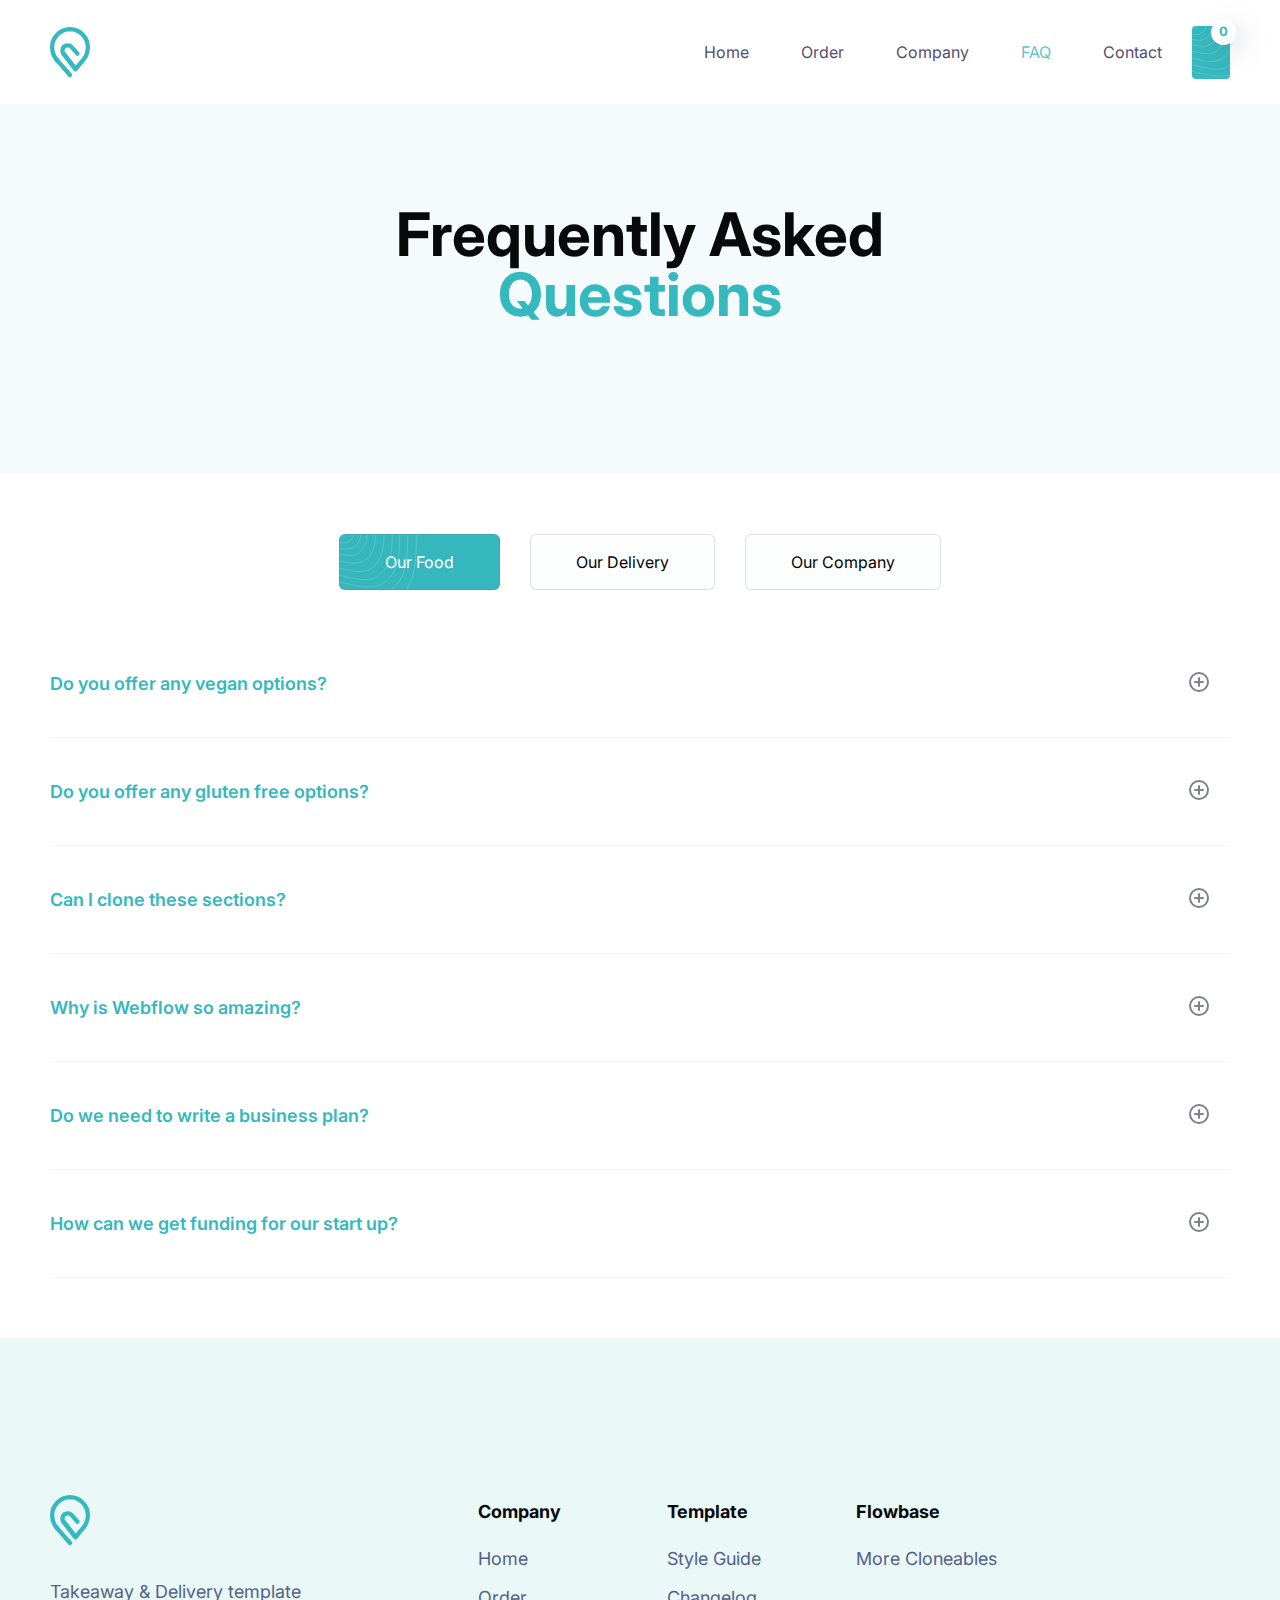
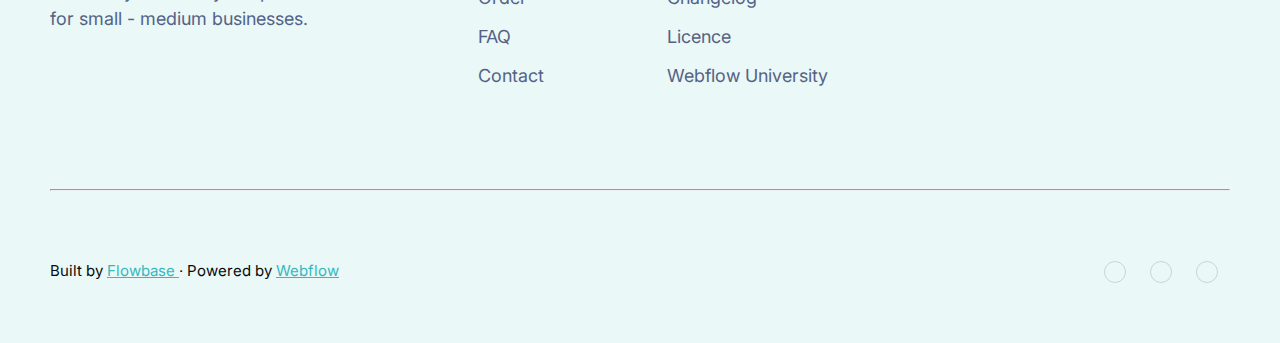
<file: faq.html>
<!DOCTYPE html>
<html lang="en">
<head>
  <meta charset="UTF-8">
  <meta http-equiv="X-UA-Compatible" content="IE=edge">
  <meta name="viewport" content="width=device-width, initial-scale=1.0">
  <!-- Google fonts -->
  <link rel="preconnect" href="https://fonts.googleapis.com">
  <link rel="preconnect" href="https://fonts.gstatic.com" crossorigin>
  <link href="https://fonts.googleapis.com/css2?family=Inter:wght@100..900&display=swap" rel="stylesheet">
  <!-- Fonst awesome -->
  <link rel="stylesheet" href="https://cdnjs.cloudflare.com/ajax/libs/font-awesome/6.5.1/css/all.min.css" integrity="sha512-DTOQO9RWCH3ppGqcWaEA1BIZOC6xxalwEsw9c2QQeAIftl+Vegovlnee1c9QX4TctnWMn13TZye+giMm8e2LwA==" crossorigin="anonymous" referrerpolicy="no-referrer" />

  <!-- Style css -->
  <link rel="stylesheet" href="css/normalize.css">
  <link rel="stylesheet" href="css/styles.css">
  <title>Chomp | Fast food</title>

</head>
<body>
  <!-- SITE-HEADER -->
  <header class="site-header">
    <div class="container site-header__container">
      <a href="index.html" class="site-header__logo logo">
        <img class="logo" src="img/site-logo.svg" alt="Site logo" width="40" height="51">
      </a>


      <!-- SITENAV -->
      <nav class="sitenav site-header__sitenav">
        <ul class="sitenav__list">
          <li class="sitenav__item"><a href="index.html" class="sitenav__link">Home</a></li>
          <li class="sitenav__item"><a href="order.html" class="sitenav__link">Order</a></li>
          <li class="sitenav__item"><a href="company.html" class="sitenav__link">Company</a></li>
          <li class="sitenav__item"><a href="faq.html" class="sitenav__link sitenav__link-active">FAQ</a></li>
          <li class="sitenav__item"><a href="#" class="sitenav__link">Contact</a></li>
        </ul>
      </nav>

      <!-- SHOPPING CART -->
      <div class="site-header__cart">
        <button type="button" class="site-header__cart-btn">
          <i class="fa-solid fa-cart-shopping"></i>
        </button>

        <div class="site-header__count">0</div>
      </div>

      <!-- SITENAV MENU -->
      <div class="site-header__toggler">
        <i class="fa-solid fa-bars"></i>
      </div>


    </div>
  </header>

  <!-- MAIN-CONTENT -->

  <main class="main-content">

    <!-- HERO-SECTION -->
    <section class="hero-faq">
      <div class="container hero-faq__container">
        <div class="hero-faq__content">
          <h1 class="hero-faq__title">
            Frequently Asked <span class="hero-faq__title-bold">Questions</span>
          </h1>
        </div>
      </div>
      </div>
    </section>

    <!-- FAQ-QUESTION -->
      <section class="faq">
        <div class="container faq__container">
          <div class="faq__btns">
            <ul class="faq__btn-list">
              <li class="faq__btn-item faq__item--active">
                <button type="button" class="faq__btn" data-faq-target="#our-food">Our Food</button>
              </li>
              <li class="faq__btn-item">
                <button type="button" class="faq__btn" data-faq-target="#our-delivery">Our Delivery</button>
              </li>
              <li class="faq__btn-item">
                <button type="button" class="faq__btn" data-faq-target="#our-company">Our Company</button>
              </li>
            </ul>
          </div>

          <div class="faq__list-wrapper faq__list-wrapper--active" id="our-food">
            <ul class="faq__list">
              <li class="faq__item">
                <div class="faq__item-head">
                  <p class="faq__item-text">Do you offer any vegan options?</p>
                  <button type="button" class="faq__item-open">
                    <img class="faq__item-img" src="img/faq-plus.svg" alt="Faq image" width="20" height="20">
                  </button>
                </div>
                <p class="faq__item-descr">Lorem ipsum dolor sit amet, consectetur adipiscing elit. Suspendisse varius enim in eros elementum tristique. Duis cursus, mi quis viverra ornare, eros dolor interdum nulla, ut commodo diam libero vitae erat. Aenean faucibus nibh et justo cursus id rutrum lorem imperdiet. Nunc ut sem vitae risus tristique posuere. Lorem ipsum dolor sit amet, consectetur adipiscing elit. Suspendisse varius enim in eros elementum tristique. Duis cursus, mi quis viverra ornare, eros dolor interdum nulla, ut commodo diam libero vitae erat. Aenean faucibus nibh et justo cursus id rutrum lorem imperdiet. Nunc ut sem vitae risus tristique posuere.</p>
              </li>
              <li class="faq__item">
                <div class="faq__item-head">
                  <p class="faq__item-text">Do you offer any gluten free options?</p>
                  <button type="button" class="faq__item-open">
                    <img class="faq__item-img" src="img/faq-plus.svg" alt="Faq image" width="20" height="20">
                  </button>
                </div>
                <p class="faq__item-descr">Lorem ipsum dolor sit amet, consectetur adipiscing elit. Suspendisse varius enim in eros elementum tristique. Duis cursus, mi quis viverra ornare, eros dolor interdum nulla, ut commodo diam libero vitae erat. Aenean faucibus nibh et justo cursus id rutrum lorem imperdiet. Nunc ut sem vitae risus tristique posuere. Lorem ipsum dolor sit amet, consectetur adipiscing elit. Suspendisse varius enim in eros elementum tristique. Duis cursus, mi quis viverra ornare, eros dolor interdum nulla, ut commodo diam libero vitae erat. Aenean faucibus nibh et justo cursus id rutrum lorem imperdiet. Nunc ut sem vitae risus tristique posuere.</p>
              </li>
              <li class="faq__item">
                <div class="faq__item-head">
                  <p class="faq__item-text">Can I clone these sections?</p>
                  <button type="button" class="faq__item-open">
                    <img class="faq__item-img" src="img/faq-plus.svg" alt="Faq image" width="20" height="20">
                  </button>
                </div>
                <p class="faq__item-descr">Lorem ipsum dolor sit amet, consectetur adipiscing elit. Suspendisse varius enim in eros elementum tristique. Duis cursus, mi quis viverra ornare, eros dolor interdum nulla, ut commodo diam libero vitae erat. Aenean faucibus nibh et justo cursus id rutrum lorem imperdiet. Nunc ut sem vitae risus tristique posuere. Lorem ipsum dolor sit amet, consectetur adipiscing elit. Suspendisse varius enim in eros elementum tristique. Duis cursus, mi quis viverra ornare, eros dolor interdum nulla, ut commodo diam libero vitae erat. Aenean faucibus nibh et justo cursus id rutrum lorem imperdiet. Nunc ut sem vitae risus tristique posuere.</p>
              </li>
              <li class="faq__item">
                <div class="faq__item-head">
                  <p class="faq__item-text">Why is Webflow so amazing?</p>
                  <button type="button" class="faq__item-open">
                    <img class="faq__item-img" src="img/faq-plus.svg" alt="Faq image" width="20" height="20">
                  </button>
                </div>
                <p class="faq__item-descr">Lorem ipsum dolor sit amet, consectetur adipiscing elit. Suspendisse varius enim in eros elementum tristique. Duis cursus, mi quis viverra ornare, eros dolor interdum nulla, ut commodo diam libero vitae erat. Aenean faucibus nibh et justo cursus id rutrum lorem imperdiet. Nunc ut sem vitae risus tristique posuere. Lorem ipsum dolor sit amet, consectetur adipiscing elit. Suspendisse varius enim in eros elementum tristique. Duis cursus, mi quis viverra ornare, eros dolor interdum nulla, ut commodo diam libero vitae erat. Aenean faucibus nibh et justo cursus id rutrum lorem imperdiet. Nunc ut sem vitae risus tristique posuere.</p>
              </li>
              <li class="faq__item">
                <div class="faq__item-head">
                  <p class="faq__item-text">Do we need to write a business plan?</p>
                  <button type="button" class="faq__item-open">
                    <img class="faq__item-img" src="img/faq-plus.svg" alt="Faq image" width="20" height="20">
                  </button>
                </div>
                <p class="faq__item-descr">Lorem ipsum dolor sit amet, consectetur adipiscing elit. Suspendisse varius enim in eros elementum tristique. Duis cursus, mi quis viverra ornare, eros dolor interdum nulla, ut commodo diam libero vitae erat. Aenean faucibus nibh et justo cursus id rutrum lorem imperdiet. Nunc ut sem vitae risus tristique posuere. Lorem ipsum dolor sit amet, consectetur adipiscing elit. Suspendisse varius enim in eros elementum tristique. Duis cursus, mi quis viverra ornare, eros dolor interdum nulla, ut commodo diam libero vitae erat. Aenean faucibus nibh et justo cursus id rutrum lorem imperdiet. Nunc ut sem vitae risus tristique posuere.</p>
              </li>
              <li class="faq__item">
                <div class="faq__item-head">
                  <p class="faq__item-text">How can we get funding for our start up?</p>
                  <button type="button" class="faq__item-open">
                    <img class="faq__item-img" src="img/faq-plus.svg" alt="Faq image" width="20" height="20">
                  </button>
                </div>
                <p class="faq__item-descr">Lorem ipsum dolor sit amet, consectetur adipiscing elit. Suspendisse varius enim in eros elementum tristique. Duis cursus, mi quis viverra ornare, eros dolor interdum nulla, ut commodo diam libero vitae erat. Aenean faucibus nibh et justo cursus id rutrum lorem imperdiet. Nunc ut sem vitae risus tristique posuere. Lorem ipsum dolor sit amet, consectetur adipiscing elit. Suspendisse varius enim in eros elementum tristique. Duis cursus, mi quis viverra ornare, eros dolor interdum nulla, ut commodo diam libero vitae erat. Aenean faucibus nibh et justo cursus id rutrum lorem imperdiet. Nunc ut sem vitae risus tristique posuere.</p>
              </li>
            </ul>
          </div>


          <div class="faq__list-wrapper" id="our-delivery">
            <ul class="faq__list">
              <li class="faq__item">
                <div class="faq__item-head">
                  <p class="faq__item-text">Do you offer any gluten free options?</p>
                  <button type="button" class="faq__item-open">
                    <img class="faq__item-img" src="img/faq-plus.svg" alt="Faq image" width="20" height="20">
                  </button>
                </div>
                <p class="faq__item-descr">Lorem ipsum dolor sit amet, consectetur adipiscing elit. Suspendisse varius enim in eros elementum tristique. Duis cursus, mi quis viverra ornare, eros dolor interdum nulla, ut commodo diam libero vitae erat. Aenean faucibus nibh et justo cursus id rutrum lorem imperdiet. Nunc ut sem vitae risus tristique posuere. Lorem ipsum dolor sit amet, consectetur adipiscing elit. Suspendisse varius enim in eros elementum tristique. Duis cursus, mi quis viverra ornare, eros dolor interdum nulla, ut commodo diam libero vitae erat. Aenean faucibus nibh et justo cursus id rutrum lorem imperdiet. Nunc ut sem vitae risus tristique posuere.</p>
              </li>
              <li class="faq__item">
                <div class="faq__item-head">
                  <p class="faq__item-text">Do you offer any vegan options?</p>
                  <button type="button" class="faq__item-open">
                    <img class="faq__item-img" src="img/faq-plus.svg" alt="Faq image" width="20" height="20">
                  </button>
                </div>
                <p class="faq__item-descr">Lorem ipsum dolor sit amet, consectetur adipiscing elit. Suspendisse varius enim in eros elementum tristique. Duis cursus, mi quis viverra ornare, eros dolor interdum nulla, ut commodo diam libero vitae erat. Aenean faucibus nibh et justo cursus id rutrum lorem imperdiet. Nunc ut sem vitae risus tristique posuere. Lorem ipsum dolor sit amet, consectetur adipiscing elit. Suspendisse varius enim in eros elementum tristique. Duis cursus, mi quis viverra ornare, eros dolor interdum nulla, ut commodo diam libero vitae erat. Aenean faucibus nibh et justo cursus id rutrum lorem imperdiet. Nunc ut sem vitae risus tristique posuere.</p>
              </li>
              <li class="faq__item">
                <div class="faq__item-head">
                  <p class="faq__item-text">Can I clone these sections?</p>
                  <button type="button" class="faq__item-open">
                    <img class="faq__item-img" src="img/faq-plus.svg" alt="Faq image" width="20" height="20">
                  </button>
                </div>
                <p class="faq__item-descr">Lorem ipsum dolor sit amet, consectetur adipiscing elit. Suspendisse varius enim in eros elementum tristique. Duis cursus, mi quis viverra ornare, eros dolor interdum nulla, ut commodo diam libero vitae erat. Aenean faucibus nibh et justo cursus id rutrum lorem imperdiet. Nunc ut sem vitae risus tristique posuere. Lorem ipsum dolor sit amet, consectetur adipiscing elit. Suspendisse varius enim in eros elementum tristique. Duis cursus, mi quis viverra ornare, eros dolor interdum nulla, ut commodo diam libero vitae erat. Aenean faucibus nibh et justo cursus id rutrum lorem imperdiet. Nunc ut sem vitae risus tristique posuere.</p>
              </li>
              <li class="faq__item">
                <div class="faq__item-head">
                  <p class="faq__item-text">Why is Webflow so amazing?</p>
                  <button type="button" class="faq__item-open">
                    <img class="faq__item-img" src="img/faq-plus.svg" alt="Faq image" width="20" height="20">
                  </button>
                </div>
                <p class="faq__item-descr">Lorem ipsum dolor sit amet, consectetur adipiscing elit. Suspendisse varius enim in eros elementum tristique. Duis cursus, mi quis viverra ornare, eros dolor interdum nulla, ut commodo diam libero vitae erat. Aenean faucibus nibh et justo cursus id rutrum lorem imperdiet. Nunc ut sem vitae risus tristique posuere. Lorem ipsum dolor sit amet, consectetur adipiscing elit. Suspendisse varius enim in eros elementum tristique. Duis cursus, mi quis viverra ornare, eros dolor interdum nulla, ut commodo diam libero vitae erat. Aenean faucibus nibh et justo cursus id rutrum lorem imperdiet. Nunc ut sem vitae risus tristique posuere.</p>
              </li>
              <li class="faq__item">
                <div class="faq__item-head">
                  <p class="faq__item-text">Do we need to write a business plan?</p>
                  <button type="button" class="faq__item-open">
                    <img class="faq__item-img" src="img/faq-plus.svg" alt="Faq image" width="20" height="20">
                  </button>
                </div>
                <p class="faq__item-descr">Lorem ipsum dolor sit amet, consectetur adipiscing elit. Suspendisse varius enim in eros elementum tristique. Duis cursus, mi quis viverra ornare, eros dolor interdum nulla, ut commodo diam libero vitae erat. Aenean faucibus nibh et justo cursus id rutrum lorem imperdiet. Nunc ut sem vitae risus tristique posuere. Lorem ipsum dolor sit amet, consectetur adipiscing elit. Suspendisse varius enim in eros elementum tristique. Duis cursus, mi quis viverra ornare, eros dolor interdum nulla, ut commodo diam libero vitae erat. Aenean faucibus nibh et justo cursus id rutrum lorem imperdiet. Nunc ut sem vitae risus tristique posuere.</p>
              </li>
              <li class="faq__item">
                <div class="faq__item-head">
                  <p class="faq__item-text">How can we get funding for our start up?</p>
                  <button type="button" class="faq__item-open">
                    <img class="faq__item-img" src="img/faq-plus.svg" alt="Faq image" width="20" height="20">
                  </button>
                </div>
                <p class="faq__item-descr">Lorem ipsum dolor sit amet, consectetur adipiscing elit. Suspendisse varius enim in eros elementum tristique. Duis cursus, mi quis viverra ornare, eros dolor interdum nulla, ut commodo diam libero vitae erat. Aenean faucibus nibh et justo cursus id rutrum lorem imperdiet. Nunc ut sem vitae risus tristique posuere. Lorem ipsum dolor sit amet, consectetur adipiscing elit. Suspendisse varius enim in eros elementum tristique. Duis cursus, mi quis viverra ornare, eros dolor interdum nulla, ut commodo diam libero vitae erat. Aenean faucibus nibh et justo cursus id rutrum lorem imperdiet. Nunc ut sem vitae risus tristique posuere.</p>
              </li>
            </ul>
          </div>

          <div class="faq__list-wrapper" id="our-company">
            <ul class="faq__list">
              <li class="faq__item">
                <div class="faq__item-head">
                  <p class="faq__item-text">Do you offer any vegan options?</p>
                  <button type="button" class="faq__item-open">
                    <img class="faq__item-img" src="img/faq-plus.svg" alt="Faq image" width="20" height="20">
                  </button>
                </div>
                <p class="faq__item-descr">Lorem ipsum dolor sit amet, consectetur adipiscing elit. Suspendisse varius enim in eros elementum tristique. Duis cursus, mi quis viverra ornare, eros dolor interdum nulla, ut commodo diam libero vitae erat. Aenean faucibus nibh et justo cursus id rutrum lorem imperdiet. Nunc ut sem vitae risus tristique posuere. Lorem ipsum dolor sit amet, consectetur adipiscing elit. Suspendisse varius enim in eros elementum tristique. Duis cursus, mi quis viverra ornare, eros dolor interdum nulla, ut commodo diam libero vitae erat. Aenean faucibus nibh et justo cursus id rutrum lorem imperdiet. Nunc ut sem vitae risus tristique posuere.</p>
              </li>
              <li class="faq__item">
                <div class="faq__item-head">
                  <p class="faq__item-text">Do you offer any gluten free options?</p>
                  <button type="button" class="faq__item-open">
                    <img class="faq__item-img" src="img/faq-plus.svg" alt="Faq image" width="20" height="20">
                  </button>
                </div>
                <p class="faq__item-descr">Lorem ipsum dolor sit amet, consectetur adipiscing elit. Suspendisse varius enim in eros elementum tristique. Duis cursus, mi quis viverra ornare, eros dolor interdum nulla, ut commodo diam libero vitae erat. Aenean faucibus nibh et justo cursus id rutrum lorem imperdiet. Nunc ut sem vitae risus tristique posuere. Lorem ipsum dolor sit amet, consectetur adipiscing elit. Suspendisse varius enim in eros elementum tristique. Duis cursus, mi quis viverra ornare, eros dolor interdum nulla, ut commodo diam libero vitae erat. Aenean faucibus nibh et justo cursus id rutrum lorem imperdiet. Nunc ut sem vitae risus tristique posuere.</p>
              </li>
              <li class="faq__item">
                <div class="faq__item-head">
                  <p class="faq__item-text">Can I clone these sections?</p>
                  <button type="button" class="faq__item-open">
                    <img class="faq__item-img" src="img/faq-plus.svg" alt="Faq image" width="20" height="20">
                  </button>
                </div>
                <p class="faq__item-descr">Lorem ipsum dolor sit amet, consectetur adipiscing elit. Suspendisse varius enim in eros elementum tristique. Duis cursus, mi quis viverra ornare, eros dolor interdum nulla, ut commodo diam libero vitae erat. Aenean faucibus nibh et justo cursus id rutrum lorem imperdiet. Nunc ut sem vitae risus tristique posuere. Lorem ipsum dolor sit amet, consectetur adipiscing elit. Suspendisse varius enim in eros elementum tristique. Duis cursus, mi quis viverra ornare, eros dolor interdum nulla, ut commodo diam libero vitae erat. Aenean faucibus nibh et justo cursus id rutrum lorem imperdiet. Nunc ut sem vitae risus tristique posuere.</p>
              </li>
              <li class="faq__item">
                <div class="faq__item-head">
                  <p class="faq__item-text">Why is Webflow so amazing?</p>
                  <button type="button" class="faq__item-open">
                    <img class="faq__item-img" src="img/faq-plus.svg" alt="Faq image" width="20" height="20">
                  </button>
                </div>
                <p class="faq__item-descr">Lorem ipsum dolor sit amet, consectetur adipiscing elit. Suspendisse varius enim in eros elementum tristique. Duis cursus, mi quis viverra ornare, eros dolor interdum nulla, ut commodo diam libero vitae erat. Aenean faucibus nibh et justo cursus id rutrum lorem imperdiet. Nunc ut sem vitae risus tristique posuere. Lorem ipsum dolor sit amet, consectetur adipiscing elit. Suspendisse varius enim in eros elementum tristique. Duis cursus, mi quis viverra ornare, eros dolor interdum nulla, ut commodo diam libero vitae erat. Aenean faucibus nibh et justo cursus id rutrum lorem imperdiet. Nunc ut sem vitae risus tristique posuere.</p>
              </li>
              <li class="faq__item">
                <div class="faq__item-head">
                  <p class="faq__item-text">Do we need to write a business plan?</p>
                  <button type="button" class="faq__item-open">
                    <img class="faq__item-img" src="img/faq-plus.svg" alt="Faq image" width="20" height="20">
                  </button>
                </div>
                <p class="faq__item-descr">Lorem ipsum dolor sit amet, consectetur adipiscing elit. Suspendisse varius enim in eros elementum tristique. Duis cursus, mi quis viverra ornare, eros dolor interdum nulla, ut commodo diam libero vitae erat. Aenean faucibus nibh et justo cursus id rutrum lorem imperdiet. Nunc ut sem vitae risus tristique posuere. Lorem ipsum dolor sit amet, consectetur adipiscing elit. Suspendisse varius enim in eros elementum tristique. Duis cursus, mi quis viverra ornare, eros dolor interdum nulla, ut commodo diam libero vitae erat. Aenean faucibus nibh et justo cursus id rutrum lorem imperdiet. Nunc ut sem vitae risus tristique posuere.</p>
              </li>
              <li class="faq__item">
                <div class="faq__item-head">
                  <p class="faq__item-text">How can we get funding for our start up?</p>
                  <button type="button" class="faq__item-open">
                    <img class="faq__item-img" src="img/faq-plus.svg" alt="Faq image" width="20" height="20">
                  </button>
                </div>
                <p class="faq__item-descr">Lorem ipsum dolor sit amet, consectetur adipiscing elit. Suspendisse varius enim in eros elementum tristique. Duis cursus, mi quis viverra ornare, eros dolor interdum nulla, ut commodo diam libero vitae erat. Aenean faucibus nibh et justo cursus id rutrum lorem imperdiet. Nunc ut sem vitae risus tristique posuere. Lorem ipsum dolor sit amet, consectetur adipiscing elit. Suspendisse varius enim in eros elementum tristique. Duis cursus, mi quis viverra ornare, eros dolor interdum nulla, ut commodo diam libero vitae erat. Aenean faucibus nibh et justo cursus id rutrum lorem imperdiet. Nunc ut sem vitae risus tristique posuere.</p>
              </li>
            </ul>
          </div>
        </div>
      </section>

  </main>


  <!-- FOOTER-SECTION -->
  <footer class="site-footer">
    <div class="container site-footer__container">
      <div class="site-footer__inner">
        <div class="site-footer__logo">
          <a href="index.html" class="site-footer__logo-link logo">
            <img class="logo__img" src="img/site-logo.svg" alt="Site footer logo" width="40" height="51">
          </a>
          <p class="site-footer__logo-text">
            Takeaway & Delivery template <br>
              for small - medium businesses.
          </p>
        </div>
        <div class="site-footer__links">
          <ul class="site-footer__list">
            <li class="site-footer__item">
              <h2 class="site-footer__item-name">Company</h2>
            </li>
            <li class="site-footer__item">
              <a href="#" class="site-footer__link">Home</a>
            </li>
            <li class="site-footer__item">
              <a href="#" class="site-footer__link">Order</a>
            </li>
            <li class="site-footer__item">
              <a href="#" class="site-footer__link">FAQ</a>
            </li>
            <li class="site-footer__item">
              <a href="#" class="site-footer__link">Contact</a>
            </li>
          </ul>
          <ul class="site-footer__list">
            <li class="site-footer__item">
              <h2 class="site-footer__item-name">Template</h2>
            </li>
            <li class="site-footer__item">
              <a href="#" class="site-footer__link">Style Guide</a>
            </li>
            <li class="site-footer__item">
              <a href="#" class="site-footer__link">Changelog</a>
            </li>
            <li class="site-footer__item">
              <a href="#" class="site-footer__link">Licence</a>
            </li>
            <li class="site-footer__item">
              <a href="#" class="site-footer__link">Webflow University</a>
            </li>
          </ul>
          <ul class="site-footer__list">
            <li class="site-footer__item">
              <h2 class="site-footer__item-name">Flowbase</h2>
            </li>
            <li class="site-footer__item">
              <a href="#" class="site-footer__link">More Cloneables</a>
            </li>
          </ul>
        </div>
      </div>

      <hr class="site-footer__line">

      <div class="site-footer__socials socials">
        <div class="socials__built-by">
          <p class="socials__built-by-text">Built by <a href="#">Flowbase </a> · Powered by <a href="#">Webflow</a></p>
        </div>

        <div class="socials__items">
          <a href="#" class="socials__item-link"><i class="fa-brands fa-instagram"></i></a>
          <a href="#" class="socials__item-link"><i class="fa-brands fa-twitter"></i></a>
          <a href="#" class="socials__item-link"><i class="fa-brands fa-youtube"></i></a>
        </div>

      </div>



    </div>
  </footer>




  <!-- MODAL -->
  <div class="cart__modal hidden">
    <div class="cart-modal__header">
      <h2 class="cart-modal__title">Your Order</h2>
      <button type="button" class="cart-modal__close">X</button>
    </div>

    <div class="cart-modal__body">
      <div class="cart-modal__info cart--active">
        <p class="cart-modal__text">We couldn't find any items in your cart.</p>
        <a href="#" class="cart-modal__link">Start an Order</a>
        <img class="cart-modal__img" src="img/cart-btn-img.svg" alt="Cart modal btn imagw" width="86" height="53">
      </div>

      <div class="cart-modal__list-wrapper">
        <div class="cart-modal__list cart">
          <!-- <div class="cart__item">
            <img class="cart__item-img" src="img/burger-dreams.png" alt="Burger Dreams" width="60" height="60">
              <div class="cart__item-info">
                <h3 class="cart__item-title">Burger Dreams</h3>
                <p class="cart__item-price">$ 9.20 USD</p>
                <button type="button" class="cart__item-remove">Remove</button>
              </div>
              <form action="#" class="cart__form">
                <input type="number" class="cart__input" value="1" aria-label="Input">
              </form>
          </div>

          <div class="cart__item">
            <img class="cart__item-img" src="img/burger-dreams.png" alt="Burger Dreams" width="60" height="60">
              <div class="cart__item-info">
                <h3 class="cart__item-title">Burger Dreams</h3>
                <p class="cart__item-price">$ 9.20 USD</p>
                <button type="button" class="cart__item-remove">Remove</button>
              </div>
              <form action="#" class="cart__form">
                <input type="number" class="cart__input" value="1" aria-label="Input">
              </form>
          </div> -->
        </div>

        <footer class="cart__modal-footer">
          <div class="cart-modal__total price">
            <div class="price__subtotal">
              <h3 class="price__subtotal-title">Subtotal</h3>
              <p class="price__subtotal-num">$ 0 USD</p>
            </div>
            <button type="button" class="price__subtotal-btn">Continue to Checkout</button>
          </div>
        </footer>
      </div>
    </div>
  </div>

  <div class="overlay hidden"></div>


  <script src="js/main.js"></script>
</body>
</html>
</file>
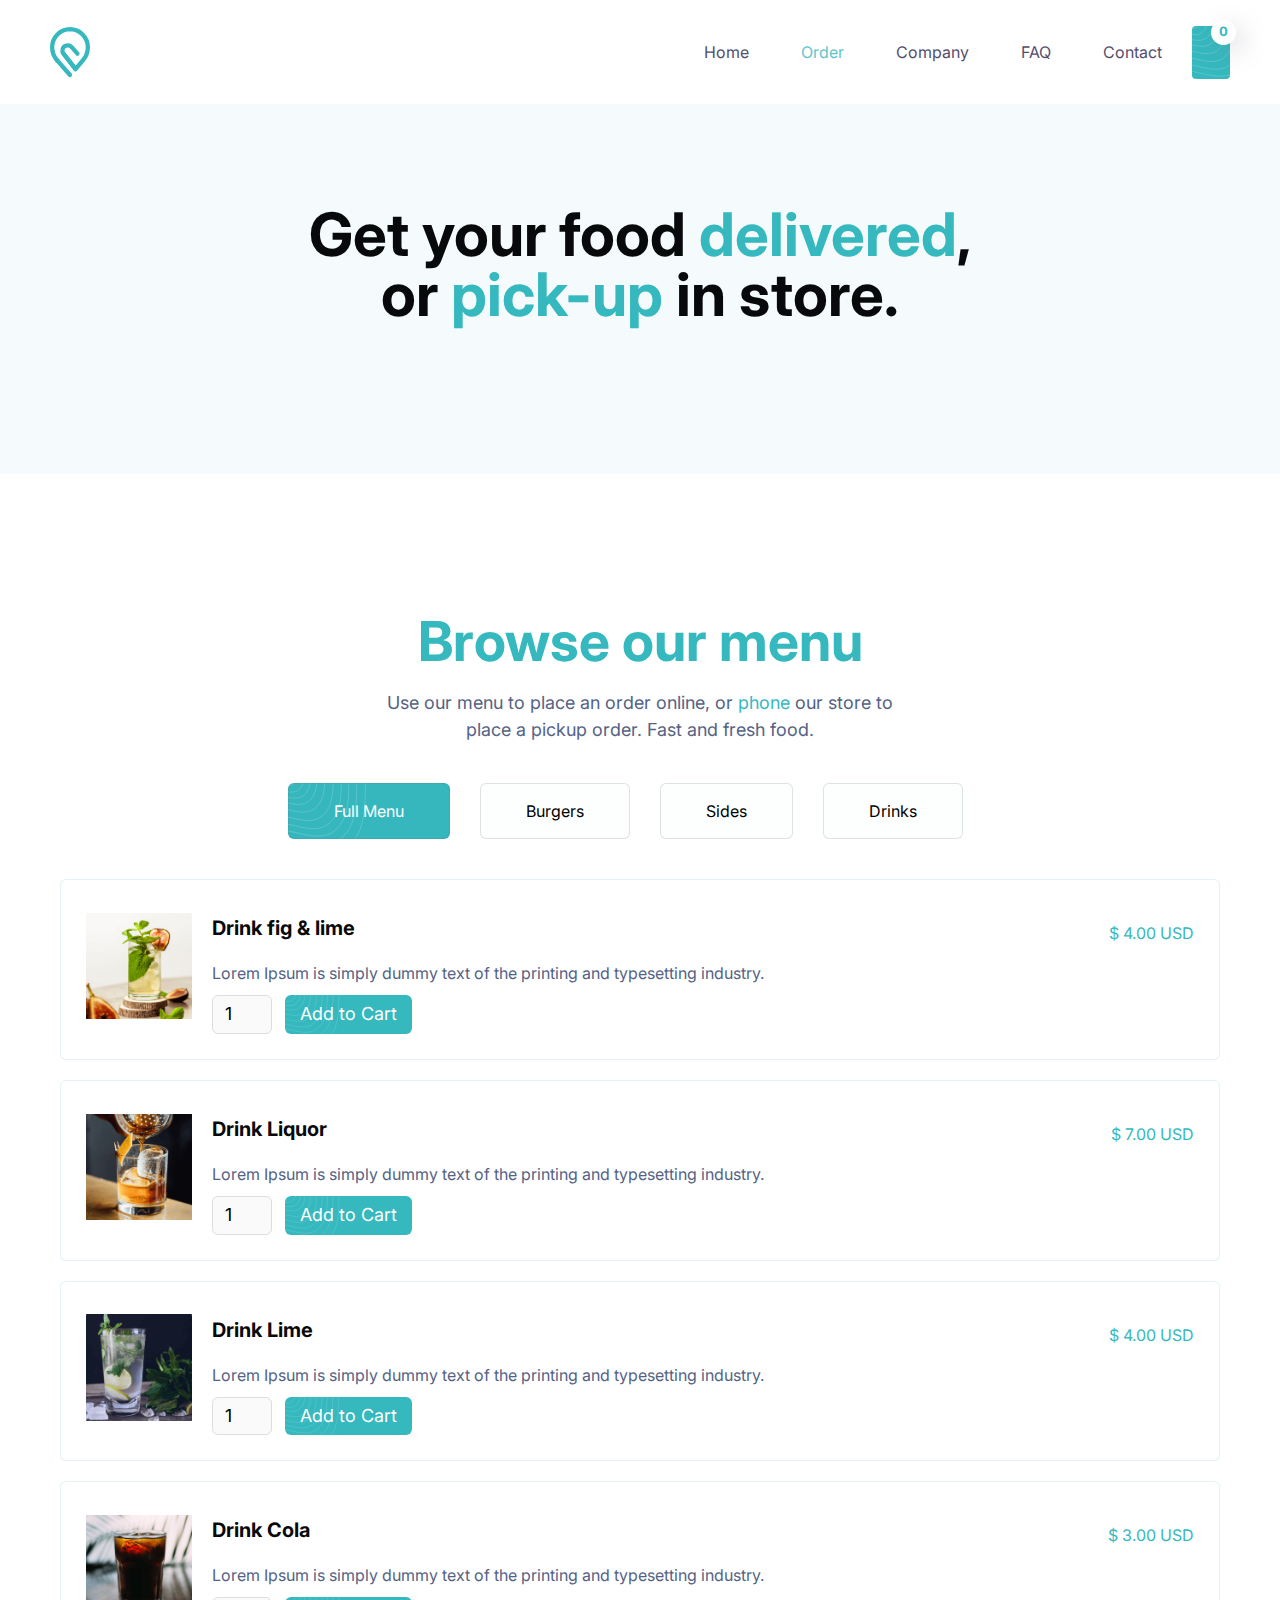
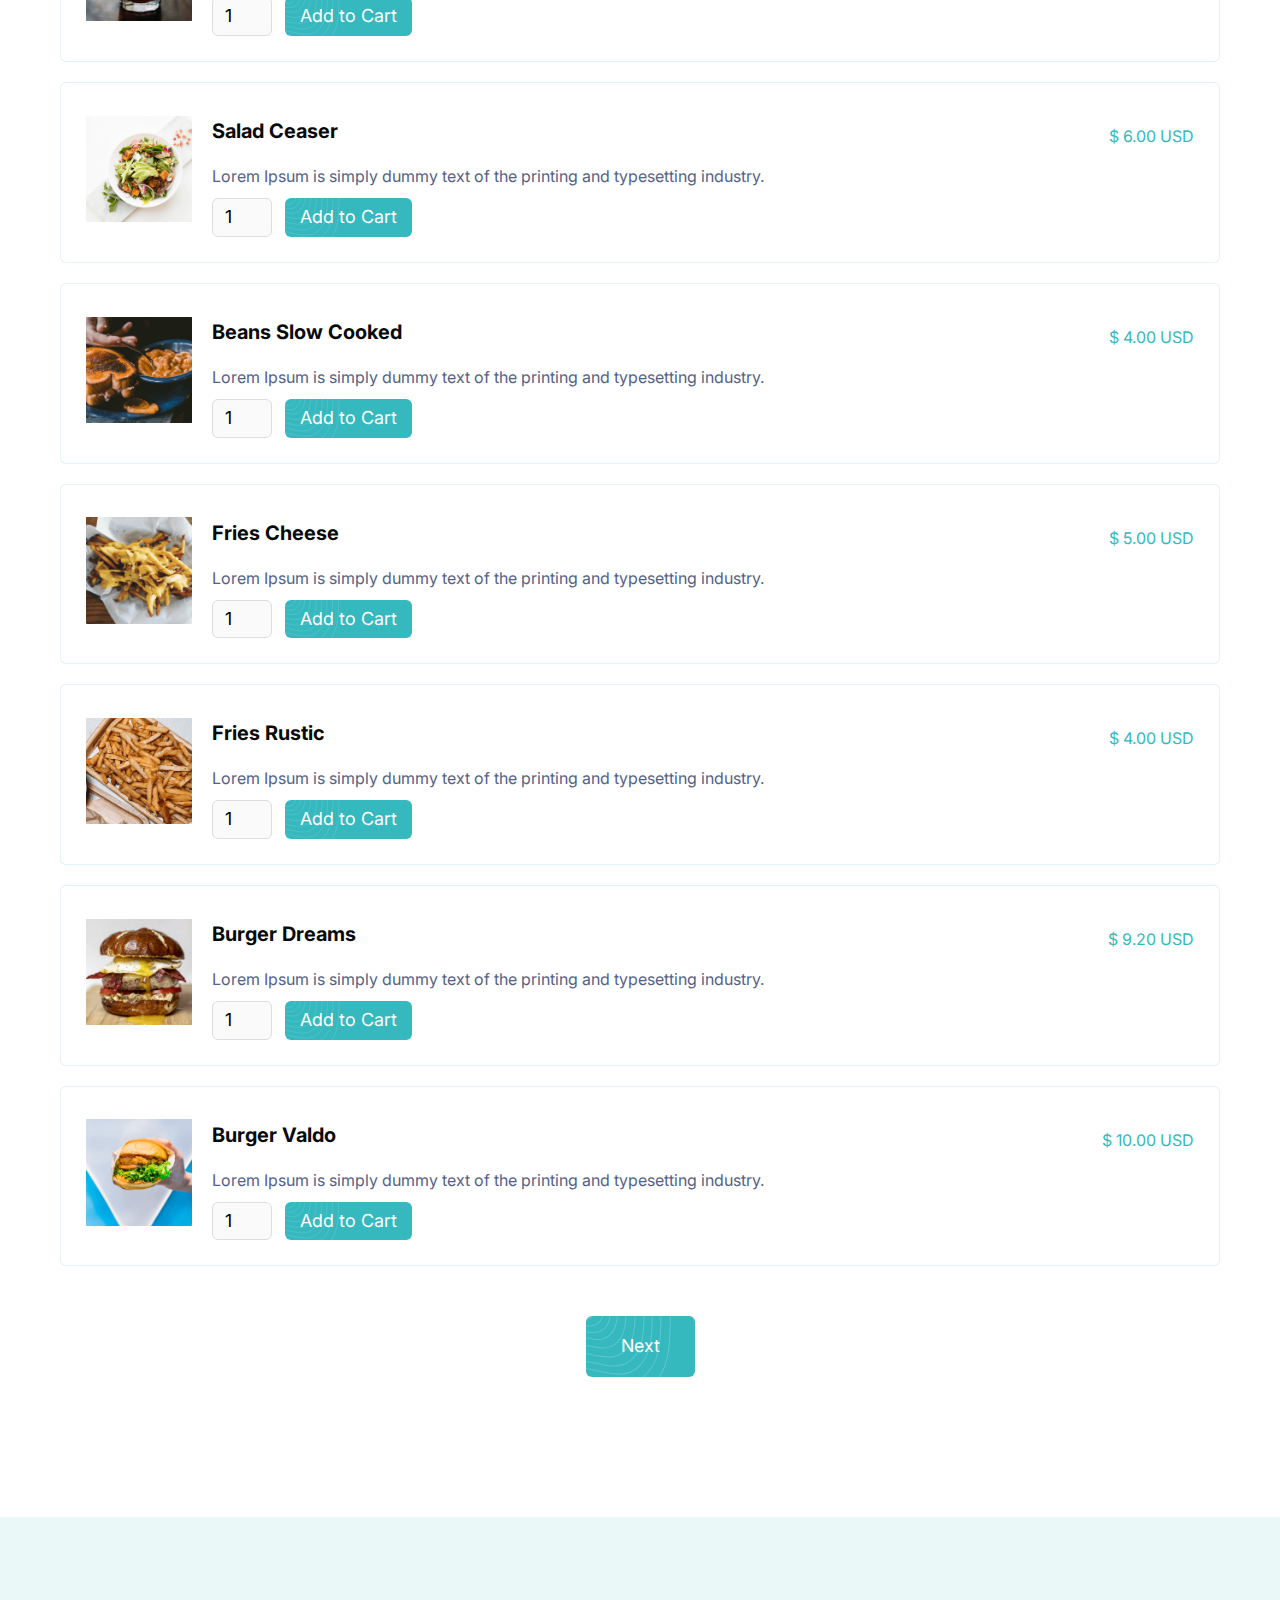
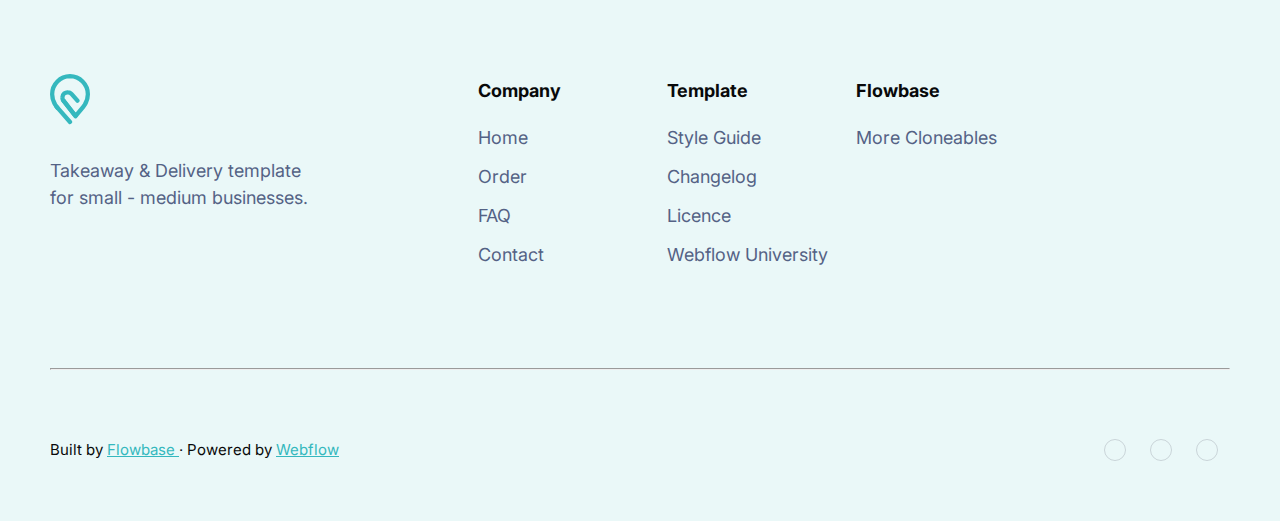
<file: order.html>
<!DOCTYPE html>
<html lang="en">
<head>
  <meta charset="UTF-8">
  <meta http-equiv="X-UA-Compatible" content="IE=edge">
  <meta name="viewport" content="width=device-width, initial-scale=1.0">
  <!-- Google fonts -->
  <link rel="preconnect" href="https://fonts.googleapis.com">
  <link rel="preconnect" href="https://fonts.gstatic.com" crossorigin>
  <link href="https://fonts.googleapis.com/css2?family=Inter:wght@100..900&display=swap" rel="stylesheet">
  <!-- Fonst awesome -->
  <link rel="stylesheet" href="https://cdnjs.cloudflare.com/ajax/libs/font-awesome/6.5.1/css/all.min.css" integrity="sha512-DTOQO9RWCH3ppGqcWaEA1BIZOC6xxalwEsw9c2QQeAIftl+Vegovlnee1c9QX4TctnWMn13TZye+giMm8e2LwA==" crossorigin="anonymous" referrerpolicy="no-referrer" />

  <!-- Style css -->
  <link rel="stylesheet" href="css/normalize.css">
  <link rel="stylesheet" href="css/styles.css">
  <title>Chomp | Fast food</title>

</head>
<body>
  <!-- SITE-HEADER -->
  <header class="site-header">
    <div class="container site-header__container">
      <a href="index.html" class="site-header__logo logo">
        <img class="logo" src="img/site-logo.svg" alt="Site logo" width="40" height="51">
      </a>


      <!-- SITENAV -->
      <nav class="sitenav site-header__sitenav">
        <ul class="sitenav__list">
          <li class="sitenav__item"><a href="index.html" class="sitenav__link">Home</a></li>
          <li class="sitenav__item"><a href="order.html" class="sitenav__link sitenav__link-active">Order</a></li>
          <li class="sitenav__item"><a href="company.html" class="sitenav__link">Company</a></li>
          <li class="sitenav__item"><a href="faq.html" class="sitenav__link">FAQ</a></li>
          <li class="sitenav__item"><a href="#" class="sitenav__link">Contact</a></li>
        </ul>
      </nav>

      <!-- SHOPPING CART -->
      <div class="site-header__cart">
        <button type="button" class="site-header__cart-btn">
          <i class="fa-solid fa-cart-shopping"></i>
        </button>

        <div class="site-header__count">0</div>
      </div>

      <!-- SITENAV MENU -->
      <div class="site-header__toggler">
        <i class="fa-solid fa-bars"></i>
      </div>


    </div>
  </header>

  <!-- MAIN-CONTENT -->

  <main class="main-content">

    <!-- HERO-SECTION -->
    <section class="hero-order">
      <div class="container hero-order__container">
        <div class="hero-order__content">
          <h1 class="hero-order__title">
            Get your food <span class="hero-order__title-bold">delivered</span>, or <span class="hero-order__title-bold">pick-up</span> in store.
          </h1>
        </div>
      </div>

    </section>
    <!-- OUR-MENU -->

    <section class="our-menu our-menu__order">
      <div class="container our-menu__container">
        <div class="our-menu__haeder">
          <h2 class="our-menu__title">Browse our menu</h2>
          <p class="our-menu__text">Use our menu to place an order online, or <a href="#">phone</a> our store to <br>
            place a pickup order. Fast and fresh food.</p>
        </div>

        <div class="our-menu__wrapper">
          <div class="our-menu__content">
            <ul class="our-menu__tabs">
              <li class="our-menu__tabs-item our-menu__tabs-btn--active">
                <button type="button" class="our-menu__tabs-btn" data-tab-target="#full-menu">Full Menu</button>
              </li>
              <li class="our-menu__tabs-item">
                <button type="button" class="our-menu__tabs-btn" data-tab-target="#burgers">Burgers</button>
              </li>
              <li class="our-menu__tabs-item">
                <button type="button" class="our-menu__tabs-btn" data-tab-target="#sides">Sides</button>
              </li>
              <li class="our-menu__tabs-item">
                <button type="button" class="our-menu__tabs-btn" data-tab-target="#drinks">Drinks</button>
              </li>
            </ul>
          </div>

          <div class="our-menu__list-wrapper our-menu__list-wrapper--active" id="full-menu">
            <div class="our-menu__full-inner our-menu__full-inner--active" id="next">
              <div class="our-menu__full-list">
                <!-- DRINKS -->
                <ul class="our-menu__list our-menu__list-full">
                  <!-- DRINKS-ITEM -->
                  <li class="our-menu__item">
                    <div class="our-menu__item-wrapper">
                      <a href="#" class="our-menu__link">
                        <img class="our-menu__img" src="img/fig&lime.png" alt="Fig & lime" width="120" height="120">
                      </a>
                      <div class="our-menu__item-info item-info">
                        <a href="#" class="item-info__head">
                          <h3 class="item-info__title">Drink fig & lime</h3>
                          <p class="item-info__price">$ 4.00 USD</p>
                        </a>
                        <p class="item-info__descr">Lorem Ipsum is simply dummy text of the printing and typesetting industry.</p>
                        <div class="item-info__cart">
                          <form action="#" class="item-info__form">
                            <input type="number" class="item-info__input cart__count" name="cart-input" value="1" aria-label="Cart number">
                            <button type="button" class="button item-info__add-btn">Add to Cart</button>
                          </form>
                        </div>
                      </div>
                    </div>
                  </li>
                  <!-- DRINKS-ITEM -->
                  <li class="our-menu__item">
                    <div class="our-menu__item-wrapper">
                      <a href="#" class="our-menu__link">
                        <img class="our-menu__img" src="img/dringk-liquor.png" alt="Drink liquor" width="120" height="120">
                      </a>
                      <div class="our-menu__item-info item-info">
                        <a href="#" class="item-info__head">
                          <h3 class="item-info__title">Drink Liquor</h3>
                          <p class="item-info__price">$ 7.00 USD</p>
                        </a>
                        <p class="item-info__descr">Lorem Ipsum is simply dummy text of the printing and typesetting industry.</p>
                        <div class="item-info__cart">
                          <form action="#" class="item-info__form">
                            <input type="number" class="item-info__input cart__count" name="cart-input" value="1" aria-label="Cart number">
                            <button type="button" class="button item-info__add-btn">Add to Cart</button>
                          </form>
                        </div>
                      </div>
                    </div>
                  </li>
                <!-- DRINKS-ITEM -->
                  <li class="our-menu__item">
                    <div class="our-menu__item-wrapper">
                      <a href="#" class="our-menu__link">
                        <img class="our-menu__img" src="img/drink-lime.png" alt="Drink lime" width="120" height="120">
                      </a>
                      <div class="our-menu__item-info item-info">
                        <a href="#" class="item-info__head">
                          <h3 class="item-info__title">Drink Lime</h3>
                          <p class="item-info__price">$ 4.00 USD</p>
                        </a>
                        <p class="item-info__descr">Lorem Ipsum is simply dummy text of the printing and typesetting industry.</p>
                        <div class="item-info__cart">
                          <form action="#" class="item-info__form">
                            <input type="number" class="item-info__input cart__count" name="cart-input" value="1" aria-label="Cart number">
                            <button type="button" class="button item-info__add-btn">Add to Cart</button>
                          </form>
                        </div>
                      </div>
                    </div>
                  </li>
                  <!-- DRINKS-ITEM -->
                  <li class="our-menu__item">
                    <div class="our-menu__item-wrapper">
                      <a href="#" class="our-menu__link">
                        <img class="our-menu__img" src="img/drink-cola.png" alt="Drink Cola" width="120" height="120">
                      </a>
                      <div class="our-menu__item-info item-info">
                        <a href="#" class="item-info__head">
                          <h3 class="item-info__title">Drink Cola</h3>
                          <p class="item-info__price">$ 3.00 USD</p>
                        </a>
                        <p class="item-info__descr">Lorem Ipsum is simply dummy text of the printing and typesetting industry.</p>
                        <div class="item-info__cart">
                          <form action="#" class="item-info__form">
                            <input type="number" class="item-info__input cart__count" name="cart-input" value="1" aria-label="Cart number">
                            <button type="button" class="button item-info__add-btn">Add to Cart</button>
                          </form>
                        </div>
                      </div>
                    </div>
                  </li>
                </ul>
              </div>
              <div class="our-menu__full-list">
                <!-- SIDES -->
                <ul class="our-menu__list our-menu__list-full">
                  <!-- SIDES -->
                  <li class="our-menu__item">
                    <div class="our-menu__item-wrapper">
                      <a href="#" class="our-menu__link">
                        <img class="our-menu__img" src="img/ceaser-salad.png" alt="Salad Ceaser" width="120" height="120">
                      </a>
                      <div class="our-menu__item-info item-info">
                        <a href="#" class="item-info__head">
                          <h3 class="item-info__title">Salad Ceaser</h3>
                          <p class="item-info__price">$ 6.00 USD</p>
                        </a>
                        <p class="item-info__descr">Lorem Ipsum is simply dummy text of the printing and typesetting industry.</p>
                        <div class="item-info__cart">
                          <form action="#" class="item-info__form">
                            <input type="number" class="item-info__input cart__count" name="cart-input" value="1" aria-label="Cart number">
                            <button type="button" class="button item-info__add-btn">Add to Cart</button>
                          </form>
                        </div>
                      </div>
                    </div>
                  </li>
                  <!-- SIDES-->
                  <li class="our-menu__item">
                    <div class="our-menu__item-wrapper">
                      <a href="#" class="our-menu__link">
                        <img class="our-menu__img" src="img/beans.png" alt="Beans slow Cooked" width="120" height="120">
                      </a>
                      <div class="our-menu__item-info item-info">
                        <a href="#" class="item-info__head">
                          <h3 class="item-info__title">Beans Slow Cooked</h3>
                          <p class="item-info__price">$ 4.00 USD</p>
                        </a>
                        <p class="item-info__descr">Lorem Ipsum is simply dummy text of the printing and typesetting industry.</p>
                        <div class="item-info__cart">
                          <form action="#" class="item-info__form">
                            <input type="number" class="item-info__input cart__count" name="cart-input" value="1" aria-label="Cart number">
                            <button type="button" class="button item-info__add-btn">Add to Cart</button>
                          </form>
                        </div>
                      </div>
                    </div>
                  </li>
                  <!-- SIDES -->
                  <li class="our-menu__item">
                    <div class="our-menu__item-wrapper">
                      <a href="#" class="our-menu__link">
                        <img class="our-menu__img" src="img/fries-cheese.png" alt="fries-cheese" width="120" height="120">
                      </a>
                      <div class="our-menu__item-info item-info">
                        <a href="#" class="item-info__head">
                          <h3 class="item-info__title">Fries Cheese</h3>
                          <p class="item-info__price">$ 5.00 USD</p>
                        </a>
                        <p class="item-info__descr">Lorem Ipsum is simply dummy text of the printing and typesetting industry.</p>
                        <div class="item-info__cart">
                          <form action="#" class="item-info__form">
                            <input type="number" class="item-info__input cart__count" name="cart-input" value="1" aria-label="Cart number">
                            <button type="button" class="button item-info__add-btn">Add to Cart</button>
                          </form>
                        </div>
                      </div>
                    </div>
                  </li>
                  <!-- SIDES -->
                  <li class="our-menu__item">
                    <div class="our-menu__item-wrapper">
                      <a href="#" class="our-menu__link">
                        <img class="our-menu__img" src="img/fries-rustic.png" alt="Fries rustic" width="120" height="120">
                      </a>
                      <div class="our-menu__item-info item-info">
                        <a href="#" class="item-info__head">
                          <h3 class="item-info__title">Fries Rustic</h3>
                          <p class="item-info__price">$ 4.00 USD</p>
                        </a>
                        <p class="item-info__descr">Lorem Ipsum is simply dummy text of the printing and typesetting industry.</p>
                        <div class="item-info__cart">
                          <form action="#" class="item-info__form">
                            <input type="number" class="item-info__input cart__count" name="cart-input" value="1" aria-label="Cart number">
                            <button type="button" class="button item-info__add-btn">Add to Cart</button>
                          </form>
                        </div>
                      </div>
                    </div>
                  </li>
                </ul>
              </div>
              <div class="our-menu__full-list">
                <ul class="our-menu__list our-menu__list-full">
                  <!-- BURGERS-item -->
                  <li class="our-menu__item">
                    <div class="our-menu__item-wrapper">
                      <a href="#" class="our-menu__link">
                        <img class="our-menu__img" src="img/burger-dreams.png" alt="Burger dreams" width="120" height="120">
                      </a>
                      <div class="our-menu__item-info item-info">
                        <a href="#" class="item-info__head">
                          <h3 class="item-info__title">Burger Dreams</h3>
                          <p class="item-info__price">$ 9.20 USD</p>
                        </a>
                        <p class="item-info__descr">Lorem Ipsum is simply dummy text of the printing and typesetting industry.</p>
                        <div class="item-info__cart">
                          <form action="#" class="item-info__form">
                            <input type="number" class="item-info__input cart__count" name="cart-input" value="1" aria-label="Cart number">
                            <button type="button" class="button item-info__add-btn">Add to Cart</button>
                          </form>
                        </div>
                      </div>
                    </div>
                  </li>
                  <!-- BURGERS-item -->
                  <li class="our-menu__item">
                    <div class="our-menu__item-wrapper">
                      <a href="#" class="our-menu__link">
                        <img class="our-menu__img" src="img/burger-valdo.png" alt="Burger valdo" width="120" height="120">
                      </a>
                      <div class="our-menu__item-info item-info">
                        <a href="#" class="item-info__head">
                          <h3 class="item-info__title">Burger Valdo</h3>
                          <p class="item-info__price">$ 10.00 USD</p>
                        </a>
                        <p class="item-info__descr">Lorem Ipsum is simply dummy text of the printing and typesetting industry.</p>
                        <div class="item-info__cart">
                          <form action="#" class="item-info__form">
                            <input type="number" class="item-info__input cart__count" name="cart-input" value="1" aria-label="Cart number">
                            <button type="button" class="button item-info__add-btn">Add to Cart</button>
                          </form>
                        </div>
                      </div>
                    </div>
                  </li>
                </ul>
              </div>
              <div class="our-menu__full">
                <button href="#" class="button primary-button our-menu__next-btn full-btn" data-item-target="#next">Next</button>
              </div>
            </div>

            <div class="our-menu__full-inner" id="prev">
              <div class="our-menu__full-list">
                <ul class="our-menu__list our-menu__list-full">
                  <!-- BURGERS-item -->
                  <li class="our-menu__item">
                    <div class="our-menu__item-wrapper">
                      <a href="#" class="our-menu__link">
                        <img class="our-menu__img" src="img/burger-cali.png" alt="Burger cali" width="120" height="120">
                      </a>
                      <div class="our-menu__item-info item-info">
                        <a href="#" class="item-info__head">
                          <h3 class="item-info__title">Burger Cali</h3>
                          <p class="item-info__price">$ 8.00 USD</p>
                        </a>
                        <p class="item-info__descr">Lorem Ipsum is simply dummy text of the printing and typesetting industry.</p>
                        <div class="item-info__cart">
                          <form action="#" class="item-info__form">
                            <input type="number" class="item-info__input cart__count" name="cart-input" value="1" aria-label="Cart number">
                            <button type="button" class="button item-info__add-btn">Add to Cart</button>
                          </form>
                        </div>
                      </div>
                    </div>
                  </li>
                  <!-- BURGERS-item -->
                  <li class="our-menu__item">
                    <div class="our-menu__item-wrapper">
                      <a href="#" class="our-menu__link">
                        <img class="our-menu__img" src="img/burger-bacon.png" alt="Burger Bacon" width="120" height="120">
                      </a>
                      <div class="our-menu__item-info item-info">
                        <a href="#" class="item-info__head">
                          <h3 class="item-info__title">Burger Bacon Buddy</h3>
                          <p class="item-info__price">$ 9.99 USD</p>
                        </a>
                        <p class="item-info__descr">Lorem Ipsum is simply dummy text of the printing and typesetting industry.</p>
                        <div class="item-info__cart">
                          <form action="#" class="item-info__form">
                            <input type="number" class="item-info__input cart__count" name="cart-input" value="1" aria-label="Cart number">
                            <button type="button" class="button item-info__add-btn">Add to Cart</button>
                          </form>
                        </div>
                      </div>
                    </div>
                  </li>
                  <!-- BURGERS-item -->
                  <li class="our-menu__item">
                    <div class="our-menu__item-wrapper">
                      <a href="#" class="our-menu__link">
                        <img class="our-menu__img" src="img/burger-spicy.png" alt="Burger Spicy" width="120" height="120">
                      </a>
                      <div class="our-menu__item-info item-info">
                        <a href="#" class="item-info__head">
                          <h3 class="item-info__title">Burger Spicy</h3>
                          <p class="item-info__price">$ 9.20 USD</p>
                        </a>
                        <p class="item-info__descr">Lorem Ipsum is simply dummy text of the printing and typesetting industry.</p>
                        <div class="item-info__cart">
                          <form action="#" class="item-info__form">
                            <input type="number" class="item-info__input cart__count" name="cart-input" value="1" aria-label="Cart number">
                            <button type="button" class="button item-info__add-btn">Add to Cart</button>
                          </form>
                        </div>
                      </div>
                    </div>
                  </li>
                  <!-- BURGERS-item -->
                  <li class="our-menu__item">
                    <div class="our-menu__item-wrapper">
                      <a href="#" class="our-menu__link">
                        <img class="our-menu__img" src="img/burger-classic.png" alt="Burger classic" width="120" height="120">
                      </a>
                      <div class="our-menu__item-info item-info">
                        <a href="#" class="item-info__head">
                          <h3 class="item-info__title">Burger Classic</h3>
                          <p class="item-info__price">$ 8.00 USD</p>
                        </a>
                        <p class="item-info__descr">Lorem Ipsum is simply dummy text of the printing and typesetting industry.</p>
                        <div class="item-info__cart">
                          <form action="#" class="item-info__form">
                            <input type="number" class="item-info__input cart__count" name="cart-input" value="1" aria-label="Cart number">
                            <button type="button" class="button item-info__add-btn">Add to Cart</button>
                          </form>
                        </div>
                      </div>
                    </div>
                  </li>
                </ul>

                <div class="our-menu__full">
                  <button type="button" class="our-menu__previous-btn full-btn" data-item-target="#prev"> < Previous</button>
                </div>
              </div>

            </div>
          </div>

          <div class="our-menu__list-wrapper"id="burgers">
            <ul class="our-menu__list">
              <!-- BURGERS-item -->
              <li class="our-menu__item">
                <div class="our-menu__item-wrapper">
                  <a href="#" class="our-menu__link">
                    <img class="our-menu__img" src="img/burger-dreams.png" alt="Burger dreams" width="120" height="120">
                  </a>
                  <div class="our-menu__item-info item-info">
                    <a href="#" class="item-info__head">
                      <h3 class="item-info__title">Burger Dreams</h3>
                      <p class="item-info__price">$ 9.20 USD</p>
                    </a>
                    <p class="item-info__descr">Lorem Ipsum is simply dummy text of the printing and typesetting industry.</p>
                    <div class="item-info__cart">
                      <form action="#" class="item-info__form">
                        <input type="number" class="item-info__input cart__count" name="cart-input" value="1" aria-label="Cart number">
                        <button type="button" class="button item-info__add-btn">Add to Cart</button>
                      </form>
                    </div>
                  </div>
                </div>
              </li>
              <!-- BURGERS-item -->
              <li class="our-menu__item">
                <div class="our-menu__item-wrapper">
                  <a href="#" class="our-menu__link">
                    <img class="our-menu__img" src="img/burger-valdo.png" alt="Burger valdo" width="120" height="120">
                  </a>
                  <div class="our-menu__item-info item-info">
                    <a href="#" class="item-info__head">
                      <h3 class="item-info__title">Burger Valdo</h3>
                      <p class="item-info__price">$ 10.00 USD</p>
                    </a>
                    <p class="item-info__descr">Lorem Ipsum is simply dummy text of the printing and typesetting industry.</p>
                    <div class="item-info__cart">
                      <form action="#" class="item-info__form">
                        <input type="number" class="item-info__input cart__count" name="cart-input" value="1" aria-label="Cart number">
                        <button type="button" class="button item-info__add-btn">Add to Cart</button>
                      </form>
                    </div>
                  </div>
                </div>
              </li>
              <!-- BURGERS-item -->
              <li class="our-menu__item">
                <div class="our-menu__item-wrapper">
                  <a href="#" class="our-menu__link">
                    <img class="our-menu__img" src="img/burger-cali.png" alt="Burger cali" width="120" height="120">
                  </a>
                  <div class="our-menu__item-info item-info">
                    <a href="#" class="item-info__head">
                      <h3 class="item-info__title">Burger Cali</h3>
                      <p class="item-info__price">$ 8.00 USD</p>
                    </a>
                    <p class="item-info__descr">Lorem Ipsum is simply dummy text of the printing and typesetting industry.</p>
                    <div class="item-info__cart">
                      <form action="#" class="item-info__form">
                        <input type="number" class="item-info__input cart__count" name="cart-input" value="1" aria-label="Cart number">
                        <button type="button" class="button item-info__add-btn">Add to Cart</button>
                      </form>
                    </div>
                  </div>
                </div>
              </li>
              <!-- BURGERS-item -->
              <li class="our-menu__item">
                <div class="our-menu__item-wrapper">
                  <a href="#" class="our-menu__link">
                    <img class="our-menu__img" src="img/burger-bacon.png" alt="Burger Bacon" width="120" height="120">
                  </a>
                  <div class="our-menu__item-info item-info">
                    <a href="#" class="item-info__head">
                      <h3 class="item-info__title">Burger Bacon Buddy</h3>
                      <p class="item-info__price">$ 9.99 USD</p>
                    </a>
                    <p class="item-info__descr">Lorem Ipsum is simply dummy text of the printing and typesetting industry.</p>
                    <div class="item-info__cart">
                      <form action="#" class="item-info__form">
                        <input type="number" class="item-info__input cart__count" name="cart-input" value="1" aria-label="Cart number">
                        <button type="button" class="button item-info__add-btn">Add to Cart</button>
                      </form>
                    </div>
                  </div>
                </div>
              </li>
              <!-- BURGERS-item -->
              <li class="our-menu__item">
                <div class="our-menu__item-wrapper">
                  <a href="#" class="our-menu__link">
                    <img class="our-menu__img" src="img/burger-spicy.png" alt="Burger Spicy" width="120" height="120">
                  </a>
                  <div class="our-menu__item-info item-info">
                    <a href="#" class="item-info__head">
                      <h3 class="item-info__title">Burger Spicy</h3>
                      <p class="item-info__price">$ 9.20 USD</p>
                    </a>
                    <p class="item-info__descr">Lorem Ipsum is simply dummy text of the printing and typesetting industry.</p>
                    <div class="item-info__cart">
                      <form action="#" class="item-info__form">
                        <input type="number" class="item-info__input cart__count" name="cart-input" value="1" aria-label="Cart number">
                        <button type="button" class="button item-info__add-btn">Add to Cart</button>
                      </form>
                    </div>
                  </div>
                </div>
              </li>
              <!-- BURGERS-item -->
              <li class="our-menu__item">
                <div class="our-menu__item-wrapper">
                  <a href="#" class="our-menu__link">
                    <img class="our-menu__img" src="img/burger-classic.png" alt="Burger classic" width="120" height="120">
                  </a>
                  <div class="our-menu__item-info item-info">
                    <a href="#" class="item-info__head">
                      <h3 class="item-info__title">Burger Classic</h3>
                      <p class="item-info__price">$ 8.00 USD</p>
                    </a>
                    <p class="item-info__descr">Lorem Ipsum is simply dummy text of the printing and typesetting industry.</p>
                    <div class="item-info__cart">
                      <form action="#" class="item-info__form">
                        <input type="number" class="item-info__input cart__count" name="cart-input" value="1" aria-label="Cart number">
                        <button type="button" class="button item-info__add-btn">Add to Cart</button>
                      </form>
                    </div>
                  </div>
                </div>
              </li>
            </ul>
          </div>

          <div class="our-menu__list-wrapper" id="sides">
            <!-- SIDES -->
            <ul class="our-menu__list">
              <!-- SIDES -->
              <li class="our-menu__item">
                <div class="our-menu__item-wrapper">
                  <a href="#" class="our-menu__link">
                    <img class="our-menu__img" src="img/ceaser-salad.png" alt="Salad Ceaser" width="120" height="120">
                  </a>
                  <div class="our-menu__item-info item-info">
                    <a href="#" class="item-info__head">
                      <h3 class="item-info__title">Salad Ceaser</h3>
                      <p class="item-info__price">$ 6.00 USD</p>
                    </a>
                    <p class="item-info__descr">Lorem Ipsum is simply dummy text of the printing and typesetting industry.</p>
                    <div class="item-info__cart">
                      <form action="#" class="item-info__form">
                        <input type="number" class="item-info__input cart__count" name="cart-input" value="1" aria-label="Cart number">
                        <button type="button" class="button item-info__add-btn">Add to Cart</button>
                      </form>
                    </div>
                  </div>
                </div>
              </li>
              <!-- SIDES-->
              <li class="our-menu__item">
                <div class="our-menu__item-wrapper">
                  <a href="#" class="our-menu__link">
                    <img class="our-menu__img" src="img/beans.png" alt="Beans slow Cooked" width="120" height="120">
                  </a>
                  <div class="our-menu__item-info item-info">
                    <a href="#" class="item-info__head">
                      <h3 class="item-info__title">Beans Slow Cooked</h3>
                      <p class="item-info__price">$ 4.00 USD</p>
                    </a>
                    <p class="item-info__descr">Lorem Ipsum is simply dummy text of the printing and typesetting industry.</p>
                    <div class="item-info__cart">
                      <form action="#" class="item-info__form">
                        <input type="number" class="item-info__input cart__count" name="cart-input" value="1" aria-label="Cart number">
                        <button type="button" class="button item-info__add-btn">Add to Cart</button>
                      </form>
                    </div>
                  </div>
                </div>
              </li>
              <!-- SIDES -->
              <li class="our-menu__item">
                <div class="our-menu__item-wrapper">
                  <a href="#" class="our-menu__link">
                    <img class="our-menu__img" src="img/fries-cheese.png" alt="fries-cheese" width="120" height="120">
                  </a>
                  <div class="our-menu__item-info item-info">
                    <a href="#" class="item-info__head">
                      <h3 class="item-info__title">Fries Cheese</h3>
                      <p class="item-info__price">$ 5.00 USD</p>
                    </a>
                    <p class="item-info__descr">Lorem Ipsum is simply dummy text of the printing and typesetting industry.</p>
                    <div class="item-info__cart">
                      <form action="#" class="item-info__form">
                        <input type="number" class="item-info__input cart__count" name="cart-input" value="1" aria-label="Cart number">
                        <button type="button" class="button item-info__add-btn">Add to Cart</button>
                      </form>
                    </div>
                  </div>
                </div>
              </li>
              <!-- SIDES -->
              <li class="our-menu__item">
                <div class="our-menu__item-wrapper">
                  <a href="#" class="our-menu__link">
                    <img class="our-menu__img" src="img/fries-rustic.png" alt="Fries rustic" width="120" height="120">
                  </a>
                  <div class="our-menu__item-info item-info">
                    <a href="#" class="item-info__head">
                      <h3 class="item-info__title">Fries Rustic</h3>
                      <p class="item-info__price">$ 4.00 USD</p>
                    </a>
                    <p class="item-info__descr">Lorem Ipsum is simply dummy text of the printing and typesetting industry.</p>
                    <div class="item-info__cart">
                      <form action="#" class="item-info__form">
                        <input type="number" class="item-info__input cart__count" name="cart-input" value="1" aria-label="Cart number">
                        <button type="button" class="button item-info__add-btn">Add to Cart</button>
                      </form>
                    </div>
                  </div>
                </div>
              </li>
            </ul>
          </div>

          <div class="our-menu__list-wrapper" id="drinks">
            <!-- DRINKS -->
            <ul class="our-menu__list">
              <!-- DRINKS-ITEM -->
              <li class="our-menu__item">
                <div class="our-menu__item-wrapper">
                  <a href="#" class="our-menu__link">
                    <img class="our-menu__img" src="img/fig&lime.png" alt="Fig & lime" width="120" height="120">
                  </a>
                  <div class="our-menu__item-info item-info">
                    <a href="#" class="item-info__head">
                      <h3 class="item-info__title">Drink fig & lime</h3>
                      <p class="item-info__price">$ 4.00 USD</p>
                    </a>
                    <p class="item-info__descr">Lorem Ipsum is simply dummy text of the printing and typesetting industry.</p>
                    <div class="item-info__cart">
                      <form action="#" class="item-info__form">
                        <input type="number" class="item-info__input cart__count" name="cart-input" value="1" aria-label="Cart number">
                        <button type="button" class="button item-info__add-btn">Add to Cart</button>
                      </form>
                    </div>
                  </div>
                </div>
              </li>
              <!-- DRINKS-ITEM -->
              <li class="our-menu__item">
                <div class="our-menu__item-wrapper">
                  <a href="#" class="our-menu__link">
                    <img class="our-menu__img" src="img/dringk-liquor.png" alt="Drink liquor" width="120" height="120">
                  </a>
                  <div class="our-menu__item-info item-info">
                    <a href="#" class="item-info__head">
                      <h3 class="item-info__title">Drink Liquor</h3>
                      <p class="item-info__price">$ 7.00 USD</p>
                    </a>
                    <p class="item-info__descr">Lorem Ipsum is simply dummy text of the printing and typesetting industry.</p>
                    <div class="item-info__cart">
                      <form action="#" class="item-info__form">
                        <input type="number" class="item-info__input cart__count" name="cart-input" value="1" aria-label="Cart number">
                        <button type="button" class="button item-info__add-btn">Add to Cart</button>
                      </form>
                    </div>
                  </div>
                </div>
              </li>
            <!-- DRINKS-ITEM -->
              <li class="our-menu__item">
                <div class="our-menu__item-wrapper">
                  <a href="#" class="our-menu__link">
                    <img class="our-menu__img" src="img/drink-lime.png" alt="Drink lime" width="120" height="120">
                  </a>
                  <div class="our-menu__item-info item-info">
                    <a href="#" class="item-info__head">
                      <h3 class="item-info__title">Drink Lime</h3>
                      <p class="item-info__price">$ 4.00 USD</p>
                    </a>
                    <p class="item-info__descr">Lorem Ipsum is simply dummy text of the printing and typesetting industry.</p>
                    <div class="item-info__cart">
                      <form action="#" class="item-info__form">
                        <input type="number" class="item-info__input cart__count" name="cart-input" value="1" aria-label="Cart number">
                        <button type="button" class="button item-info__add-btn">Add to Cart</button>
                      </form>
                    </div>
                  </div>
                </div>
              </li>
              <!-- DRINKS-ITEM -->
              <li class="our-menu__item">
                <div class="our-menu__item-wrapper">
                  <a href="#" class="our-menu__link">
                    <img class="our-menu__img" src="img/drink-cola.png" alt="Drink Cola" width="120" height="120">
                  </a>
                  <div class="our-menu__item-info item-info">
                    <a href="#" class="item-info__head">
                      <h3 class="item-info__title">Drink Cola</h3>
                      <p class="item-info__price">$ 3.00 USD</p>
                    </a>
                    <p class="item-info__descr">Lorem Ipsum is simply dummy text of the printing and typesetting industry.</p>
                    <div class="item-info__cart">
                      <form action="#" class="item-info__form">
                        <input type="number" class="item-info__input cart__count" name="cart-input" value="1" aria-label="Cart number">
                        <button type="button" class="button item-info__add-btn">Add to Cart</button>
                      </form>
                    </div>
                  </div>
                </div>
              </li>
            </ul>
          </div>
        </div>

      </div>
    </section>
  </main>


  <!-- FOOTER-SECTION -->
  <footer class="site-footer">
    <div class="container site-footer__container">
      <div class="site-footer__inner">
        <div class="site-footer__logo">
          <a href="index.html" class="site-footer__logo-link logo">
            <img class="logo__img" src="img/site-logo.svg" alt="Site footer logo" width="40" height="51">
          </a>
          <p class="site-footer__logo-text">
            Takeaway & Delivery template <br>
              for small - medium businesses.
          </p>
        </div>
        <div class="site-footer__links">
          <ul class="site-footer__list">
            <li class="site-footer__item">
              <h2 class="site-footer__item-name">Company</h2>
            </li>
            <li class="site-footer__item">
              <a href="#" class="site-footer__link">Home</a>
            </li>
            <li class="site-footer__item">
              <a href="#" class="site-footer__link">Order</a>
            </li>
            <li class="site-footer__item">
              <a href="#" class="site-footer__link">FAQ</a>
            </li>
            <li class="site-footer__item">
              <a href="#" class="site-footer__link">Contact</a>
            </li>
          </ul>
          <ul class="site-footer__list">
            <li class="site-footer__item">
              <h2 class="site-footer__item-name">Template</h2>
            </li>
            <li class="site-footer__item">
              <a href="#" class="site-footer__link">Style Guide</a>
            </li>
            <li class="site-footer__item">
              <a href="#" class="site-footer__link">Changelog</a>
            </li>
            <li class="site-footer__item">
              <a href="#" class="site-footer__link">Licence</a>
            </li>
            <li class="site-footer__item">
              <a href="#" class="site-footer__link">Webflow University</a>
            </li>
          </ul>
          <ul class="site-footer__list">
            <li class="site-footer__item">
              <h2 class="site-footer__item-name">Flowbase</h2>
            </li>
            <li class="site-footer__item">
              <a href="#" class="site-footer__link">More Cloneables</a>
            </li>
          </ul>
        </div>
      </div>

      <hr class="site-footer__line">

      <div class="site-footer__socials socials">
        <div class="socials__built-by">
          <p class="socials__built-by-text">Built by <a href="#">Flowbase </a> · Powered by <a href="#">Webflow</a></p>
        </div>

        <div class="socials__items">
          <a href="#" class="socials__item-link"><i class="fa-brands fa-instagram"></i></a>
          <a href="#" class="socials__item-link"><i class="fa-brands fa-twitter"></i></a>
          <a href="#" class="socials__item-link"><i class="fa-brands fa-youtube"></i></a>
        </div>

      </div>



    </div>
  </footer>




  <!-- MODAL -->
  <div class="cart__modal hidden">
    <div class="cart-modal__header">
      <h2 class="cart-modal__title">Your Order</h2>
      <button type="button" class="cart-modal__close">X</button>
    </div>

    <div class="cart-modal__body">
      <div class="cart-modal__info cart--active">
        <p class="cart-modal__text">We couldn't find any items in your cart.</p>
        <a href="#" class="cart-modal__link">Start an Order</a>
        <img class="cart-modal__img" src="img/cart-btn-img.svg" alt="Cart modal btn imagw" width="86" height="53">
      </div>

      <div class="cart-modal__list-wrapper">
        <div class="cart-modal__list cart">
          <!-- <div class="cart__item">
            <img class="cart__item-img" src="img/burger-dreams.png" alt="Burger Dreams" width="60" height="60">
              <div class="cart__item-info">
                <h3 class="cart__item-title">Burger Dreams</h3>
                <p class="cart__item-price">$ 9.20 USD</p>
                <button type="button" class="cart__item-remove">Remove</button>
              </div>
              <form action="#" class="cart__form">
                <input type="number" class="cart__input" value="1" aria-label="Input">
              </form>
          </div>

          <div class="cart__item">
            <img class="cart__item-img" src="img/burger-dreams.png" alt="Burger Dreams" width="60" height="60">
              <div class="cart__item-info">
                <h3 class="cart__item-title">Burger Dreams</h3>
                <p class="cart__item-price">$ 9.20 USD</p>
                <button type="button" class="cart__item-remove">Remove</button>
              </div>
              <form action="#" class="cart__form">
                <input type="number" class="cart__input" value="1" aria-label="Input">
              </form>
          </div> -->
        </div>

        <footer class="cart__modal-footer">
          <div class="cart-modal__total price">
            <div class="price__subtotal">
              <h3 class="price__subtotal-title">Subtotal</h3>
              <p class="price__subtotal-num">$ 0 USD</p>
            </div>
            <button type="button" class="price__subtotal-btn">Continue to Checkout</button>
          </div>
        </footer>
      </div>
    </div>
  </div>

  <div class="overlay hidden"></div>


  <script src="js/main.js"></script>
</body>
</html>
</file>
<file: css/styles.css>
/* CUSTOM PROPS */
:root {
  --primary-color:#35b8be;
  --black:#08090a;
  --text-color:#546285;

}
/* GLOBAL STYLES */

html {
  height: 100%;
  box-sizing: border-box;
  scroll-behavior: smooth;
}

*,
::before,
::after {
  box-sizing:inherit;
}

body {
  position: relative;
  display: flex;
  flex-direction: column;
  height: 100%;
  padding: 0;
  margin: 0;
  font-family: 'Inter', "Arial", sans-serif;
  font-size: 18px;
  line-height: 1.5;
  background-color: #fff;
  color: var(--text-color);
}

img {
  max-width: 100%;
  height: auto;
}

/* VISUALLY-HIDDEN */
.visually-hidden {
  position: absolute;
  width: 1px;
  height: 1px;
  margin: -1px;
  border: 0;
  padding: 0;
  clip: rect(0 0 0 0);
  overflow: hidden;
}

/* AUTOFILL-STYLES */
/* input:-webkit-autofill,
input:-webkit-autofill:hover,
input:-webkit-autofill:focus,
textarea:-webkit-autofill,
textarea:-webkit-autofill:hover,
textarea:-webkit-autofill:focus,
select:-webkit-autofill,
select:-webkit-autofill:hover,
select:-webkit-autofill:focus {
  border-color: transparent;
  -webkit-text-fill-color: inherit;
  -webkit-box-shadow: 0 0 0px 1000px #fff inset;
  transition: background-color 5000s ease-in-out 0s;
} */

/* PLACEHOLDER COLOR */
/* ::-webkit-input-placeholder,
::-moz-placeholder,
:-ms-input-placeholder,
:-moz-placeholder {
  color: rgb(52, 49, 61);
  opacity: 1;
} */


/* CONTAINER */

.container {
  width: 100%;
  max-width: 1300px;
  padding-left: 50px;
  padding-right: 50px;
  margin-left: auto;
  margin-right: auto;
}

/* BUTTON */
.button {
  display: inline-flex;
  padding: 20px 35px;
  border-radius: 6px;
  background-color: var(--primary-color);
  background-image: url(../img/btn-bg.svg);
  background-repeat: no-repeat;
  background-size: cover;
  font-size: 18px;
  color: #fff;
  text-align: center;
  cursor: pointer;
  white-space: nowrap;
}

.primary-button {
  text-decoration: none;
}


.our-menu__next-btn {
  margin-top: 30px;
  border: 0;
}

.our-menu__previous-btn {
  padding: 9px 20px;
  margin-top: 25px;
  border: 1px solid rgba(126, 130, 143, 0.3);
  background-color: #fafafa;
  font-size: 14px;
  color: var(--black);
  cursor: pointer;
}

/* MAIN-CONTENT */

.main-content {
  flex-grow: 1;
}

/* SITE-HEADER */

.site-header {
  padding-top: 20px;
  padding-bottom: 20px;
}



.site-header__container {
  display: flex;
  align-items: center;
}

.site-header__logo {
  margin-right: 15px;
}

.logo {
  width: 40px;
  height: 51px;
  object-fit: contain;

}
.sitenav {
  margin-left: auto;
  margin-right: 14px;
}

.sitenav__list {
  display: flex;
  padding: 0;
  margin: 0;
  list-style: none;
}

.sitenav__item:not(:last-child) {
  margin-right: 20px;
}

.sitenav__link {
  display: block;
  padding: 20px 16px;
  font-size: 16px;
  color: #28224b;
  text-decoration: none;
  opacity: 0.8;
}

.sitenav__link:hover {
  opacity: 0.6;
}

.sitenav__link-active {
  color: var(--primary-color);
}

.site-header__cart {
  position: relative;
  padding: 13px;
  border-radius: 4px;
  background-color: var(--primary-color);
  background-image: url(../img/cart-bg.svg);
  background-position: 0 0;
  background-repeat: no-repeat;
  background-size:cover;
  text-align: center;
  cursor: pointer;
}


.site-header__cart-btn {
  border: 0;
  background-color: transparent;
}

.site-header__cart-btn i {
  color: #fff;
}

.site-header__count {
  position: absolute;
  top: -6px;
  right: -6px;
  background-color: #fff;
  width: 25px;
  height: 25px;
  display: flex;
  justify-content: center;
  align-items: center;
  border-radius: 100px;
  box-shadow: 7px 7px 25px 0 rgba(126, 130, 143, 0.27);
  color:var(--primary-color);
  font-size: 13px;
  font-weight: bold;

}
.site-header__toggler {
  display: none;
}

/* Modal */
.cart__modal {
  position: fixed;
  top: 0;
  right: 0;
  z-index: 100;
  width: 100%;
  max-width: 480px;
  height: 100%;
  background-color: #fff;
}

.cart-modal__header {
  display: flex;
  justify-content: space-between;
  align-items: center;
  padding: 16px 24px;
  border-bottom: 1px solid rgb(0, 0, 0, 0.2);
}

.cart-modal__title {
  margin: 0;
  font-size: 28px;
  color: var(--black);
}

.cart-modal__close {
  width: 16px;
  height: 16px;
  font-size: 18px;
  font-weight: bold;
  border: 0;
  background-color: transparent;
  cursor: pointer;
}

.cart-modal__body {
  text-align: center;

}

.cart-modal__info {
  display: flex;
  flex-direction: column;
  padding: 200px 0;

}

.cart-modal__text {
  margin: 0;
  font-size: 13px;
  color: #333;
}

.cart-modal__link {
  margin-top: 40px;
  padding: 20px 25px;
  border-radius: 6px;
  background-color: var(--primary-color);
  background-image: url(../img/btn-bg.svg);
  background-repeat: no-repeat;
  background-size: cover;
  text-align: center;
  text-decoration: none;
  color: #fff;
  transition: background-color 0.3s ease;
}

.cart-modal__img {
  margin-left: 200px;
}

.overlay {
  position: fixed;
  top: 0;
  left: 0;
  bottom: 0;
  width: 100%;
  background-color: rgba(0, 0, 0, 0.5);
}

.hidden {
  display: none;
}

/* Modal item */
/* .cart-modal__list-wrapper {
  display: none;
} */
.cart {
  width: 100%;
  max-width: 480px;
  padding: 12px 24px;

}

.cart--active  {
  display: none;
  padding: 0;
}

.cart__item {
  display: flex;
  flex-grow: 1;
  align-items: center;
}

.cart__item:not(:last-child) {
  margin-bottom: 15px;
}

.cart__item-img {
  width: 60px;
  height: 60px;
  margin-right: 15px;
  object-fit: contain;
}

.cart__item-info {
  display: flex;
  flex-direction: column;
  align-items: flex-start;
  margin-right: auto;

}
.cart__item-title {
  margin: 0;
  font-size: 15px;
  color: var(--black);
}

.cart__item-price {
  margin: 0;
  font-size: 15px;
  color: #333;

}
.cart__item-remove {
  border: 0;
  color: #ff8946;
  font-size: 15px;
  background-color: transparent;
  cursor: pointer;
}

.cart__input {
  width: 60px;
  padding: 8px 6px 8px 12px;
  margin-bottom: 10px;
  background-color: #fafafa;
  border: 1px solid #ddd;
  border-radius: 6px;
}

.price {
  width: 100%;
  max-width: 480px;
  padding: 16px 24px 24px;
  border-top: 1px solid rgb(0, 0, 0, 0.2);
}

.price__subtotal {
  display: flex;
  justify-content: space-between;
  align-items: center;
  margin-bottom: 16px;
}

.price__subtotal-title {
  margin: 0;
  color: #7e828f;
}

.price__subtotal-num {
  margin: 0;
  color: #191b22;
  font-weight: bold;
}

.price__subtotal-btn {
  padding: 15px 15px;
  width: 100%;
  font-size: 15px;
  color: #fff;
  border: 0;
  border-radius: 6px;
  background-color:var(--primary-color);
  cursor: pointer;
}


/* HERO-SECTION */
.hero {
  padding-top: 100px;
  padding-bottom: 140px;

}

.hero__container {
  display: flex;
  align-items: center;
}

.hero__content {
  width: 100%;
  max-width: 600px;
  padding-right: 40px;
}

.hero__title {
  margin-top: 0;
  margin-bottom: 20px;
  font-size: 60px;
  line-height: 1;
  color: var(--black);
  letter-spacing: -0.03rem;
  transform: translate3d(0px, 0px, 0px) scale3d(1, 1, 1) rotateX(0deg) rotateY(0deg) rotateZ(0deg) skew(0deg, 0deg);
    opacity: 1;
    transform-style: preserve-3d;
}

.hero__title-brand{
  color: var(--primary-color);
}

.hero__text {
  margin-top: 0;
  margin-bottom: 55px;
  font-size: 18px;
}

.hero__review {
  margin-top: 40px;
}

.hero__review-img {
  width: 110px;
  height: 27px;
  margin-bottom: 16px;
  object-fit: contain;

}

.hero__review-rate {
  font-size: 16px;
  color: var(--primary-color);
}

.hero__review-view {
  font-size: 16px;
  color: var(--black);
}

.hero__img {
  width: 600px;
  height: 580px;
  object-fit: contain;

}

/* ORDER-HERO */
.hero-order, .hero-company, .hero-faq {
  padding-top: 100px;
  padding-bottom: 100px;
  background-color: rgb(53, 184, 190, 0.05);
}


.hero-order__container, .hero-company__container, .hero-faq__container {
  display: flex;
  justify-content: center;
  align-items:center;
}

.hero-order__content, .hero-company__content, .hero-faq__content {
  width: 720px;
  margin-bottom: 50px;
  text-align: center;
}

.hero-order__title, .hero-company__title, .hero-faq__title {
  margin: 0;
  font-size: 60px;
  color: var(--black);
  line-height: 1;
}

.hero-order__title-bold, .hero-company__title-bold, .hero-faq__title-bold{
  display: inline-block;
  color: var(--primary-color);
}

/* ABOUT-US */
.about-us {
  padding-top: 140px;
  padding-bottom: 140px;
  background-color: rgb(53, 184, 190, 0.1);
}

.about-us__container {
  display: flex;
  align-items: center;
}

.about-us__content {
  width: 100%;
  max-width: 578px;
  margin-right: 25px;

}

.about-us__title {
  margin-top: 0;
  margin-bottom: 20px;
  font-size: 55px;
  line-height: 1;
  color: var(--primary-color);
}

.about-us__text {
  margin-top: 0;
  margin-bottom: 50px;
  font-size: 18px;
  line-height: 1.5;
}

.about-us__img {
  width: 523px;
  height: 614px;
  object-fit: contain;
}

/* HOW-IT-WORKS */
.how-it-works {
  padding-top: 120px;
  padding-bottom: 120px;
}


.how-it-works__title {
  margin-top: 0;
  margin-bottom: 60px;
  font-size: 55px;
  line-height: 1;
  color: var(--primary-color);
  text-align: center;
}

.how-it-works__list {
  display: flex;
  align-items: center;
  padding: 0;
  margin: 0;
  list-style: none;
}

.how-ite-works__item {
  position: relative;
  width: 100%;
  max-width: 333px;
  text-align: center;
}

.how-ite-works__item:not(:last-child) {
  margin-right: 100px;
}

.how-ite-works__item:not(:last-child)::after {
  position: absolute;
  top: 150px;
  right: -100px;
  width: 100px;
  height: 1px;
  background-color: red;
  content: "";
}

.how-it-works-img {
  width: 333px;
  height: 267px;
  margin-bottom: 40px;
  object-fit: contain;
}

.how-it-works__item-title {
  margin-top: 0;
  margin-bottom: 10px;
  font-size: 22px;
  color: var(--black);
}

.how-it-works__item-text {
  margin: 0;
}

/* OUR-MENU */
.our-menu {
  padding: 140px 0;
  background-color: rgb(53, 184, 190, 0.1);
}

.our-menu__order {
  background-color: #fff;
}

.our-menu__haeder {
  width: 100%;
  max-width: 670px;
  margin-left: auto;
  margin-right: auto;
  margin-bottom: 40px;
  text-align: center;
}

.our-menu__title {
  margin-top: 0;
  margin-bottom: 20px;
  font-size: 55px;
  line-height: 1;
  color: var(--primary-color);
}

.our-menu__text {
  margin-top: 0;
  margin-bottom: 10px;
}

.our-menu__text a {
  color: var(--primary-color);
  text-decoration: none;
}

.our-menu__content {
  display: flex;
  justify-content: center;
  margin-bottom: 40px;
}

.our-menu__tabs {
  display: flex;
  padding: 0;
  margin: 0;
  list-style: none;
}

.our-menu__tabs-item, .faq__btn-item:not(:last-child) {
  margin-right: 30px;

}

.our-menu__tabs-btn, .faq__btn {
  padding: 18px 45px;
  border: 1px solid rgba(97, 114, 131, 0.2);
  background-color: rgb(53, 184, 190, 0.01);
  border-radius: 6px;
  font-size: 16px;
  cursor:pointer ;
  white-space: nowrap;
}

.our-menu__tabs-btn--active, .faq__item--active {
  border: 0;
  border-radius: 6px;
  background-color: var(--primary-color);
  background-image: url(../img/btn-bg.svg);
  background-repeat: no-repeat;
  background-size: cover;
  background-position: 0 0;
  color: #fff;
  cursor:pointer ;
}

.our-menu__tabs-btn--active button {
  color: #fff;
}

.our-menu__list-wrapper {
  display: none;
}

.our-menu__list-wrapper--active {
  display: block;
}

.our-menu__list {
  display: flex;
  flex-wrap: wrap;
  padding: 0;
  margin: 0;
  margin-bottom: 40px;
  list-style: none;
}

.our-menu__list-full {
  margin-bottom: 0;
}

.our-menu__full-inner {
  display: none;
}

.our-menu__full-inner--active {
  display: block;
}

.our-menu__item {
  padding: 0 10px;
  margin-bottom: 20px;
  width: 600px;
}

.our-menu__item-wrapper {
  display: flex;
  align-items: center;
  padding: 25px;
  background-color: #fff;
  border-radius: 6px;
  border: 1px solid rgba(53, 184, 190, 0.15);
  transition: border-color 0.3s ease;
}

.our-menu__item-wrapper:hover {
  border: 1px solid var(--primary-color);
}

.our-menu__link {
  display: block;
  margin-right: 20px;
  text-decoration: none;
}

.our-menu__img {
  width: 120px;
  height: 120px;
  border-radius: 8px;
  object-fit: contain;
}


.item-info {
  width: 378px;
}

.item-info__head {
  display: flex;
  justify-content: space-between;
  align-items: center;
  text-decoration: none;
}

.item-info__title {
  margin-top: 0;
  margin-bottom: 10px;
  font-size: 20px;
  font-weight: 700;
  line-height: 1;
  color: var(--black);
}

.item-info__price {
  font-size: 16px;
  color: var(--primary-color);
}

.item-info__descr {
  margin-top: 0;
  margin-bottom: 10px;
  font-size: 16px;
}


.item-info__input {
  width: 60px;
  padding: 8px 6px 8px 12px;
  margin-right: 8px;
  background-color: #fafafa;
  border: 1px solid #ddd;
  border-radius: 6px;
}

.item-info__add-btn {
  padding: 9px 15px;
  border: 0;
}

.our-menu__full {
  display: flex;
  justify-content: center;
}


/* CHECKOUT */
.checkout {
  padding: 120px 0;
}

.checkout__container {
  display: flex;
  justify-content: space-between;
  align-items: center;
}

.checkout__img {
  width: 578px;
  height: 586px;
  object-fit: contain;
}


.checkout__content {
  width: 578px;
}

.checkout__content-title {
  margin-top: 0;
  margin-bottom: 20px;
  color: var(--primary-color);
  font-size: 55px;
  line-height: 1;
}

.checkout__content-text {
  margin-top: 0;
  margin-bottom: 40px;
}

/* TAKEAWAY */
.takeaway {
  padding-top: 140px;
  padding-bottom: 140px;
  background-color:rgb(53, 184, 190, 0.1);
}

.takeaway__container {
  display: flex;
  justify-content: space-between;
  align-items: center;

}

.takeaway__title {
  margin-top: 0;
  margin-bottom: 20px;
  color: var(--primary-color);
  font-size: 55px;
  line-height: 1;
  font-weight: 700;
}

.takeaway__text {
  margin-top: 0;
  margin-bottom: 40px;
}

.takeaway__img {
  width: 527px;
  height: 567px;
  object-fit: contain;
}


/* SUPPORT */
.support {
  padding-top: 45px;
  padding-bottom: 45px;
}

.support__container {
  display: flex;
  align-items: center;
}

.support__img {
  width: 600px;
  height: 640px;
  margin-right: 25px;
  object-fit: contain;
}

.support__content {
  display: flex;
  flex-direction: column;
  align-items: flex-start;
  padding: 103px 60px;
  width: 100%;
  height: 100%;
  background-color: var(--primary-color);
  background-image: url(../img/cta-bg.svg);
  background-repeat: no-repeat;
  background-size: contain;
}

.support__title {
  margin-top: 0;
  margin-bottom: 10px;
  color: #fff;
  font-size: 55px;
  line-height: 1;
}

.dark-span {
  color: #1b9097;
}

.support__btn {
  background-color: #fff;
  color: var(--primary-color);
  text-decoration: none;

}

/* FOOTER-SECTION */
.site-footer {
  padding-top: 100px;
  padding-bottom: 60px;
  background-color: rgb(53, 184, 190, 0.1);

}

.site-footer__inner {
  display: flex;
  align-items: center;
}

.site-footer__logo {
  width: 378px;
  margin-right: 50px;
}

.site-footer__logo-link {
  text-decoration: none;
}

.logo__img {
  width: 40px;
  height: 51px;
  margin-bottom: 25px;
  object-fit: contain;
}

.site-footer__logo-text {
  margin: 0;
}

.site-footer__links {
  display: flex;
  padding-top: 60px;
}

.site-footer__list {
  padding: 0;
  margin: 0;
  width: 189px;
  list-style: none;
}

.site-footer__item:not(:last-child) {
  margin-bottom: 12px;
}

.site-footer__item-name {
  margin-top: 0;
  margin-bottom: 20px;
  font-size: 18px;
  font-weight: bold;
  color: var(--black);
}

.site-footer__link {
  padding: 8px 6px 8px 0;
  text-decoration: none;
  color: var(--text-color);
}

.site-footer__link:hover {
  opacity: 0.8;
}

.site-footer__line {
  margin-top: 100px;
}


.socials {
  display: flex;
  justify-content: space-between;
  align-items: center;
  padding-top: 60px;
}

.socials__built-by-text {
  margin: 0;
  font-size: 15px;
  color: var(--black);
}

.socials__built-by-text a {
  color: var(--primary-color);
}

.socials__items {
  display: flex;
  align-items: center;
}
.socials__item-link {
  padding: 10px;
  margin:0  12px;
  border: 1px solid rgba(126, 130, 143, 0.3);
  border-radius: 100%;
}

.socials__item-link:hover {
  border: 1px solid rgba(126, 130, 143, 0.8);
}

.socials__item-link i {
  width: 18px;
  height: 17px;
  color: var(--text-color);
}



/* COMPANY SECTION */
.fresh-item {
  padding-top: 120px;
  padding-bottom: 120px;

}

.fresh-item__container {
  display: flex;
  justify-content: space-between;
  align-items: center;
}

.fresh-item__content {
  width: 578px;
}

.fresh-item__title {
  margin-top: 0;
  margin-bottom: 20px;
  font-size: 55px;
  line-height: 1;
  color:var(--primary-color);
}

.fresh-item__text {
  margin-top: 0;
  margin-bottom: 40px;

}

.fresh-item__img {
  width: 578px;
  height: 671px;
  object-fit: contain;
}


.statistic {
  padding-top: 150px;
  padding-bottom: 150px;
  background-image: url(../img/cta-img-1.png);
  background-size: 100%;
  background-repeat: no-repeat;
  background-position: center center;

}


.statistic__list {
  display: flex;
  justify-content: center;
  align-items: center;
  padding: 0;
  margin: 0;
  list-style: none;
}

.statistic__item {
  width: 288px;
  text-align: center;
}

.statisric__title {
  margin: 0;
  font-size: 75px;
  color: #fff;

}

.statistic__img {
  width: 84px;
  height: 18px;
  object-fit: contain;
}

.statistic__name {
  margin: 0;
  font-size: 20px;
  color: #fff;
}

/* FAQ SECTION */
.faq {
  padding-top: 60px;
  padding-bottom: 60px;
}

.faq__btns {
  display: flex;
  justify-content: center;
  margin-bottom: 40px;
}

.faq__btn-list {
  display: flex;
  align-items: center;
  padding: 0;
  margin: 0;
  list-style: none;
}

.faq__item--active button {
  color: #fff;

}

.faq__list-wrapper {
  display: none;
}

.faq__list-wrapper--active {
  display: block;
}

.faq__list {
  padding: 0;
  margin: 0;
  list-style: none;
}

.faq__item {
  padding: 40px 15px 40px 0;
  border-bottom: 1px solid rgba(0, 0, 0, 0.04);

}
.faq__item-head {
  display: flex;
  justify-content: space-between;
  align-items: center;
}

.faq__item-text {
  margin: 0;
  font-weight: 600;
  color: var(--primary-color);

}

.faq__item-open {
  border: 0;
  background-color: transparent;
  cursor: pointer;

}
.faq__item-img {
  width: 20px;
  height: 20px;
  object-fit: contain;
}

.faq__item-descr {
  display: none;
  margin: 0;
}

.faq__item-descr--active {
  display: block;
  padding-top: 20px;
}



@media only screen and (max-width:1300px) {
  .our-menu__list {
    flex-direction: column;
  }

  .our-menu__item {
    width: 100%;
  }

  .item-info {
    width: 100%;
  }


}



@media only screen and (max-width: 990px) {
  .site-header {
    position: relative;
  }

  .site-header__logo {
    margin-right: auto;
  }

  .site-header__toggler {
    display: block;
    margin-left: 15px;
    padding: 16px 18px;
    border-radius: 4px;
    background-color: rgba(126, 130, 143, 0.1);
    cursor: pointer;
  }

  .site-header__sitenav {
    display: none;
  }

  .site-header--open .site-header__sitenav {
    position: absolute;
    z-index: 10;
    left: 0;
    top: 100%;
    display: block;
    width: 100%;
    background-color:rgb(0, 0, 0);
    transition: 0.5s all ease;

  }

  .site-header--open .site-header__toggler {
    background-color: var(--primary-color);
    color:#fff;
  }

  .site-header--open .sitenav__link {
    color: #fff;
  }

  .site-header__sitenav .sitenav__list {
    flex-direction: column;


  }

  .site-header__sitenav .sitenav__link {
    padding-top: 25px;
    padding-bottom: 25px;
    padding-left: 30px;
  }


  .hero__container {
    flex-direction: column;
    text-align: center;
  }

  .hero__content {
    padding-right: 0;
    margin-bottom: 50px;
  }

  .about-us__container {
    flex-direction: column;
    text-align: center;
  }

  .about-us__content {
    margin-bottom: 50px;
    margin-right: 0;
  }

  .how-it-works__list {
    flex-direction: column;
    text-align: center;
  }

  .how-ite-works__item:not(:last-child) {
    margin-right: 0;
    margin-bottom: 150px;
  }


  .how-ite-works__item:not(:last-child)::after {
    left: 50%;
    top: 470px;
    width: 1px;
    height: 100px;
  }

  .checkout__container {
    flex-direction: column;
  }

  .checkout__img-wrapper {
    margin-bottom: 60px;
  }

  .checkout__content {
    text-align: center;
  }

  .takeaway__container {
    flex-direction: column;
  }

  .takeaway__content {
    margin-bottom: 60px;
    text-align: center;
  }

  .support__container {
    flex-direction: column;
  }

  .support__img {
    width: 100%;
    height: 100%;
    margin-right: 0;
    margin-bottom: 20px;
  }


  .support__title {
    margin-bottom: 30px;
  }

}


@media only screen and (max-width:767px) {
  .our-menu__link{
    margin-right: 25px;
  }


}

@media only screen and (max-width:630px) {
  .our-menu {
    padding: 100px 20px;
  }

  .checkout {
    padding-top: 60px;
    padding-bottom: 60px;
  }

  .checkout__content {
    width: 100%;
  }

  .takeaway {
    padding-top: 100px;
    padding-bottom: 100px;
  }

}

@media only screen and (max-width:600px) {

  .our-menu__tabs {
    display: flex;
    flex-direction: column;
  }
  .our-menu__tabs-item {
    display: block;
  }

  .our-menu__tabs-item:not(:last-child) {
    margin-right: 0;
    margin-bottom: 15px;
  }

  .our-menu__tabs-btn {
    display: block;
    width: 100%;
  }

  .our-menu__item-wrapper {
    flex-direction: column;
    padding: 16px;

  }

  .our-menu__link {
    display: flex;
    margin-right: 0;
    margin-bottom: 20px;
  }

  .our-menu__img {
    width: 395px;
    height: 396px;
    margin: 0;
    object-fit: contain;
  }

  .item-info__head {
    flex-direction: column;
    align-items: flex-start;
    margin-bottom: 10px;
  }

  .item-info__price {
    margin: 0;
  }
}

@media only screen and (max-width:530px) {
  .site-header__container, .hero__container,
  .about-us__container, .how-it-works__contrainer,
  .our-menu__container, .takeaway__container, .support__container{
    padding-left: 20px;
    padding-right: 20px;
  }


  .hero__title {
    font-size: 55px;
  }

  .hero__img {
    width: 100%;
    height: 100%;
  }

  .about-us__img {
    width: 100%;
    height: 100%;
  }

  .our-menu__img {
    width: 100%;
    height: 100%;
  }


  .checkout__img {
    width: 100%;
    height: 100%;
  }

  .checkout__content-title {
    font-size: 48px;
  }

  .takeaway__img {
    width: 100%;
    height: 100%;
  }

}

@media only screen and (max-width:400px) {
  .hero {
    padding-top: 50px;
    padding-bottom: 80px;
  }
  .hero__title {
    font-size: 48px;
  }

  .about-us {
    padding-top: 80px;
    padding-bottom: 80px;
  }

  .how-ite-works__item:nth-child(even)::after {
    top: 520px;
  }

  .checkout__content-title {
    font-size: 40px;
  }

  .takeaway__title {
    font-size: 48px;
  }

  .support__title {
    font-size: 40px;
    margin-bottom: 30px;
  }
}

@media only screen and (max-width:330px) {
  .item-info__input {
    margin-right: 0;
    margin-bottom: 10px;
  }
}
</file>
